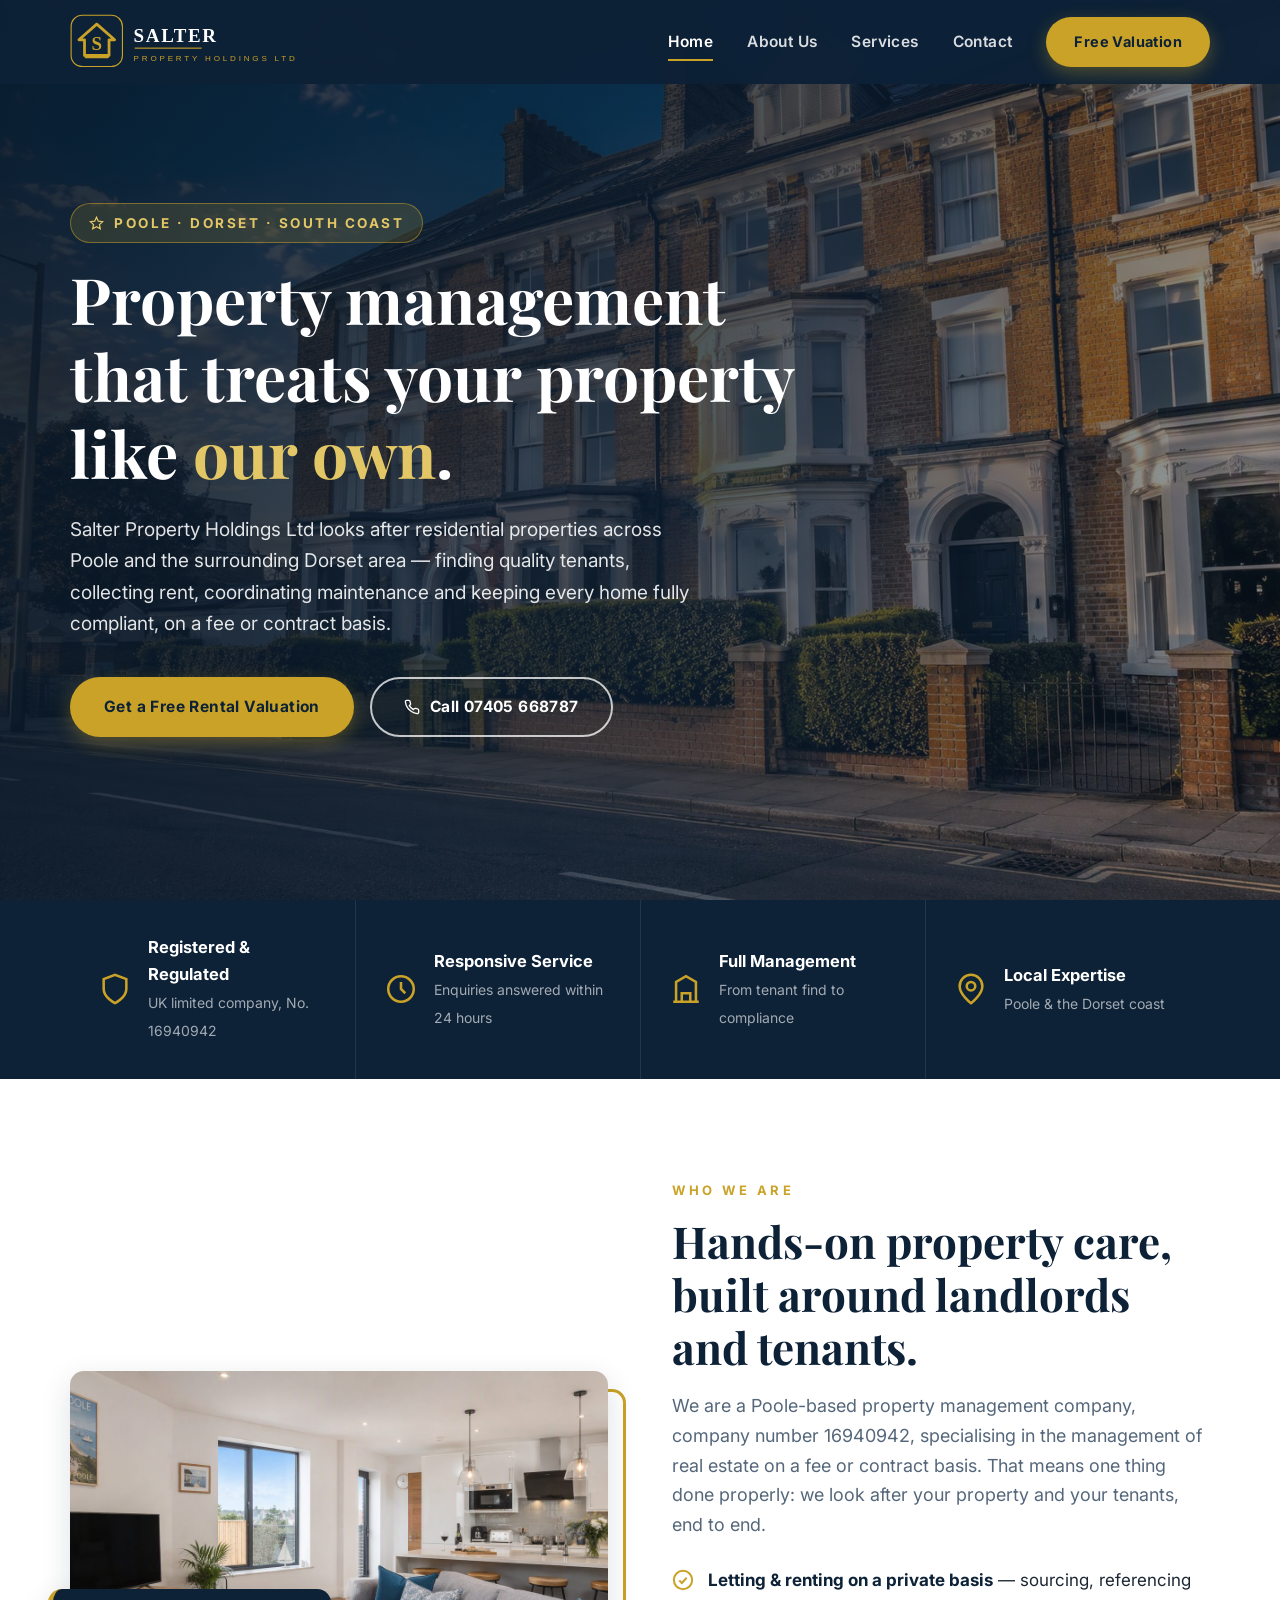
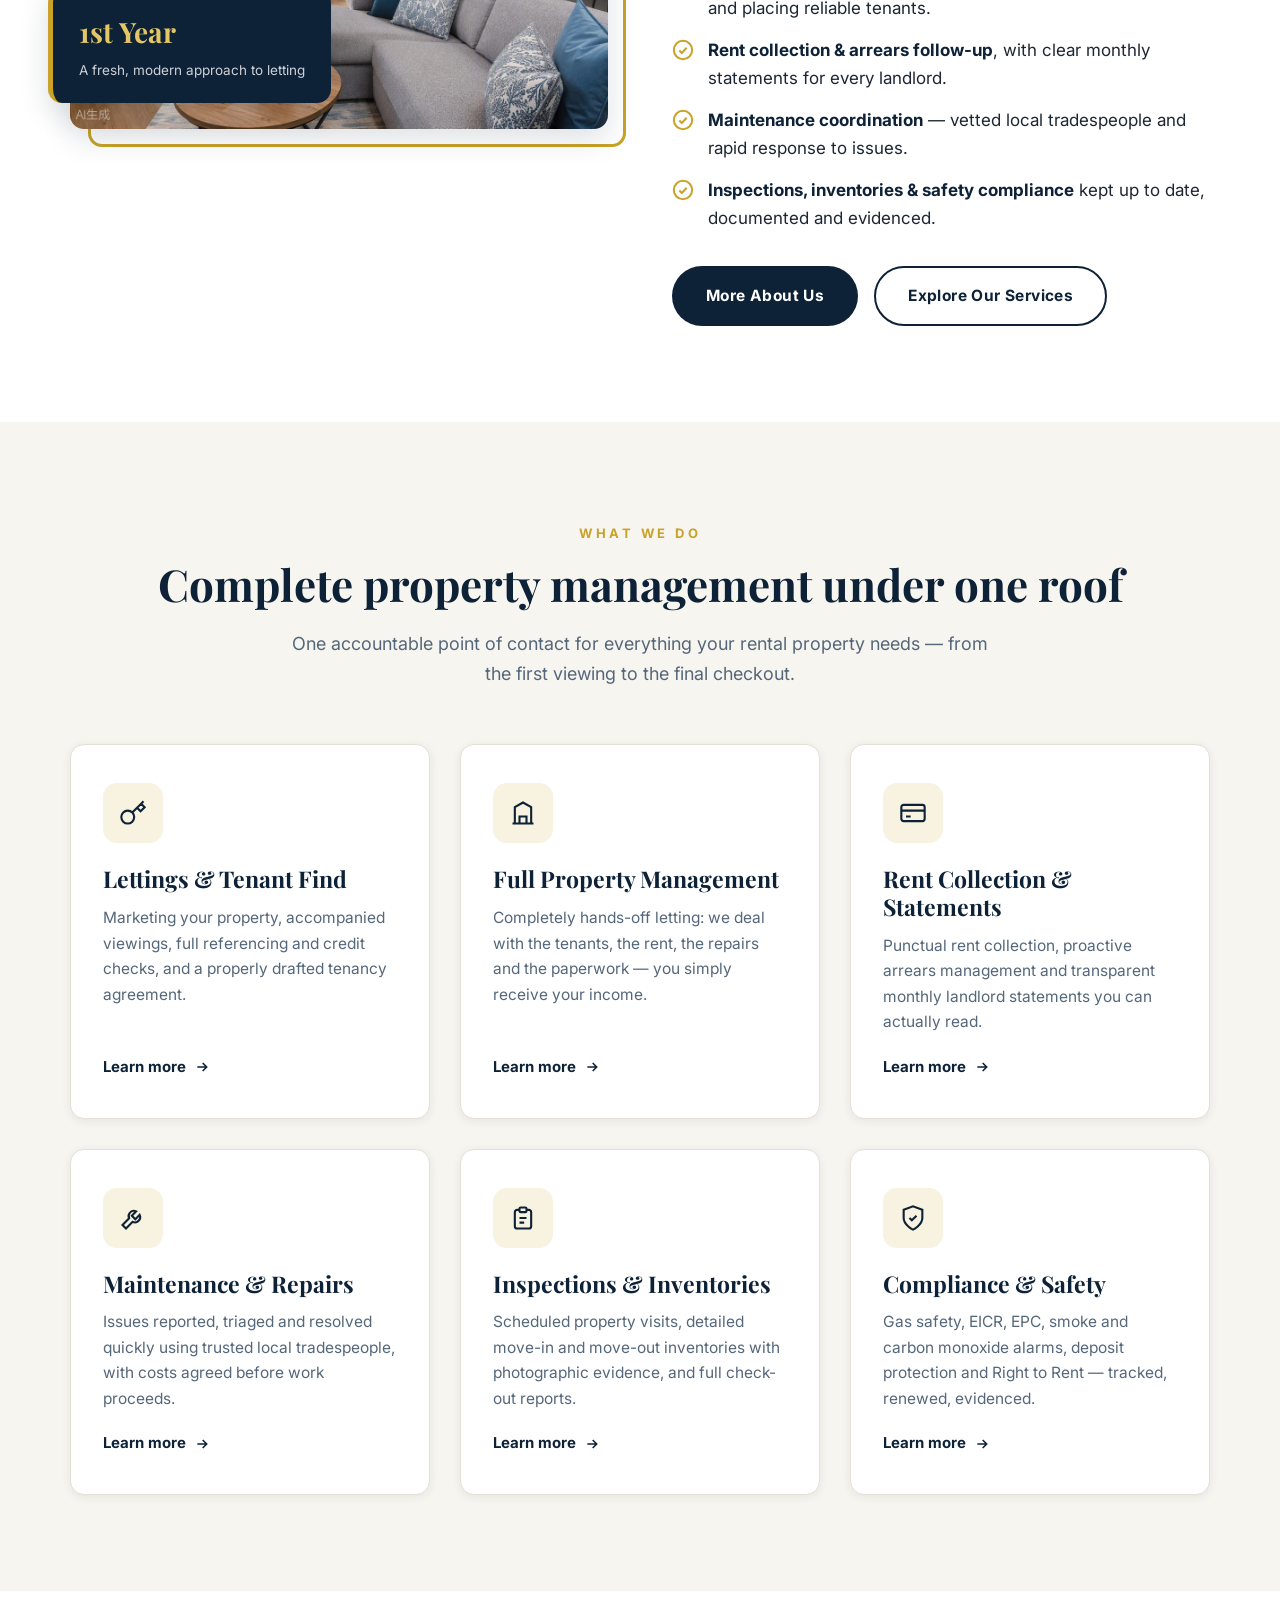
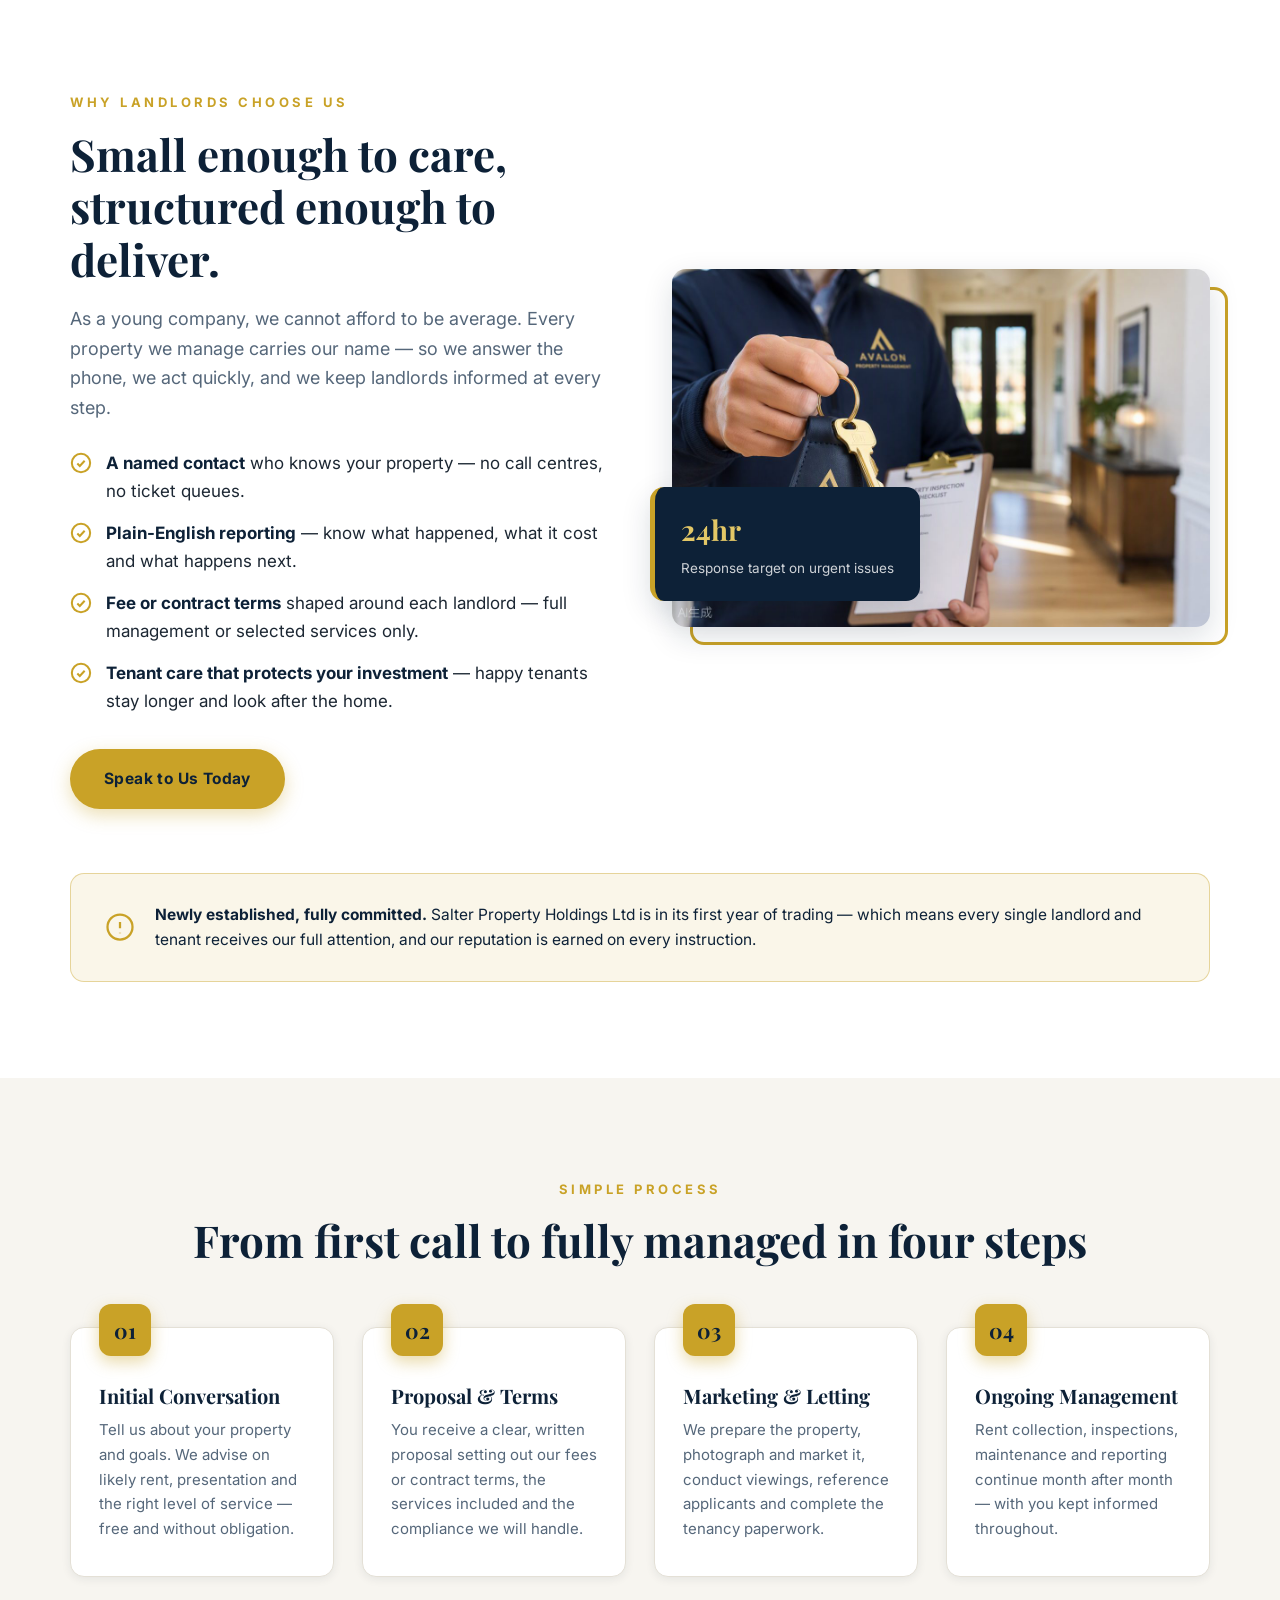
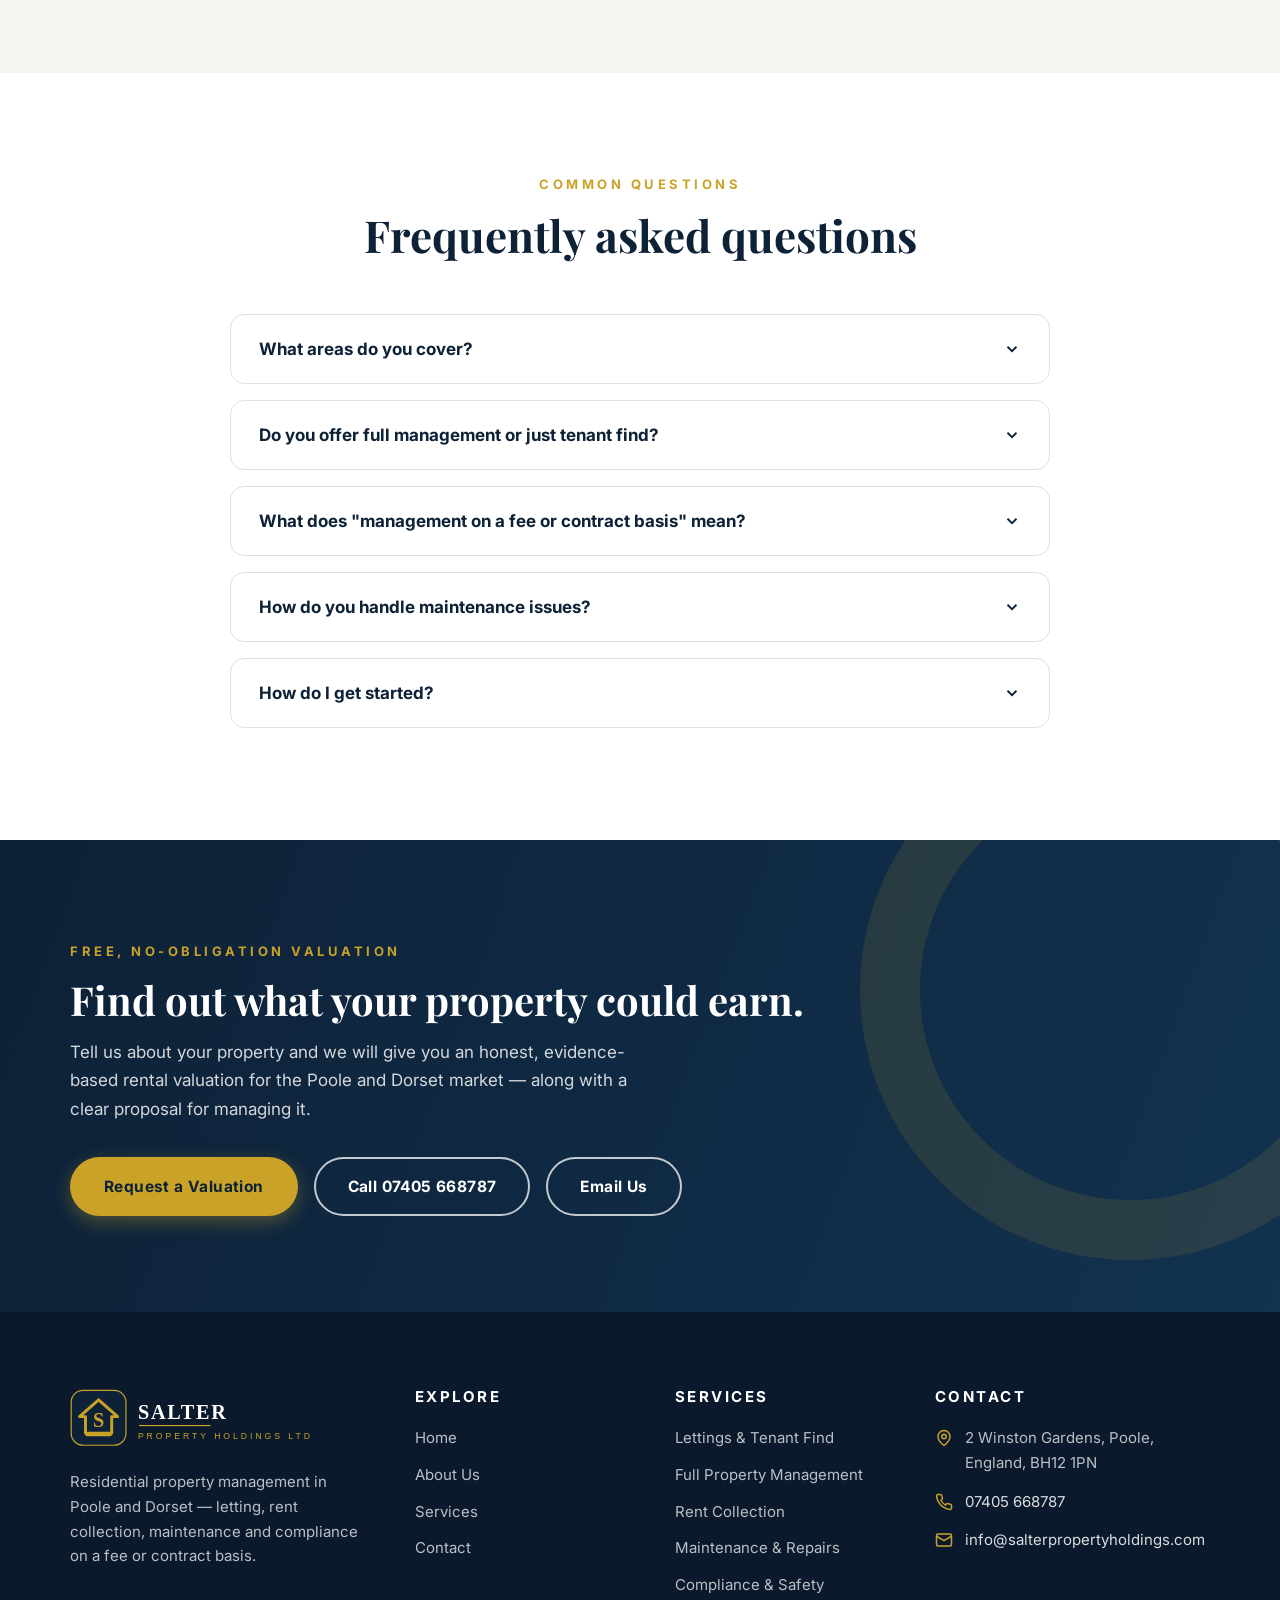
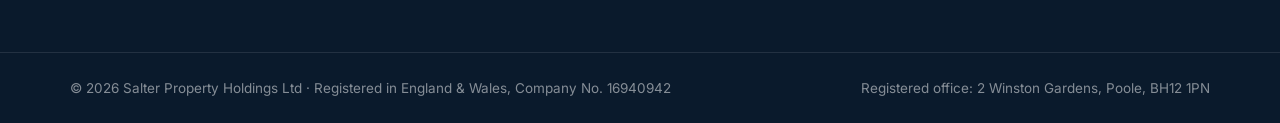
<file: salter-property-holdings-website/index.html>
<!DOCTYPE html>
<html lang="en-GB">
<head>
  <meta charset="UTF-8">
  <meta name="viewport" content="width=device-width, initial-scale=1.0">
  <title>Salter Property Holdings Ltd — Property Management in Poole, Dorset</title>
  <meta name="description" content="Salter Property Holdings Ltd manages residential properties across Poole and Dorset on a fee or contract basis — tenant find, rent collection, maintenance and full compliance.">
  <link rel="icon" href="images/favicon.svg" type="image/svg+xml">
  <link rel="alternate icon" href="images/favicon.png">
  <link rel="preconnect" href="https://fonts.googleapis.com">
  <link rel="preconnect" href="https://fonts.gstatic.com" crossorigin>
  <link href="https://fonts.googleapis.com/css2?family=Playfair+Display:wght@600;700;800&family=Inter:wght@400;600;700&display=swap" rel="stylesheet">
  <link rel="stylesheet" href="css/style.css">
</head>
<body>

  <!-- ============ Header ============ -->
  <header class="site-header" id="siteHeader">
    <div class="container header-inner">
      <a href="index.html" class="brand" aria-label="Salter Property Holdings Ltd — Home">
        <img src="images/logo-light.svg" alt="Salter Property Holdings Ltd" class="brand-logo">
      </a>
      <button class="nav-toggle" id="navToggle" aria-label="Open menu" aria-expanded="false" aria-controls="primaryNav">
        <span></span><span></span><span></span>
      </button>
      <nav class="primary-nav" id="primaryNav" aria-label="Primary navigation">
        <a href="index.html" class="nav-link active" aria-current="page">Home</a>
        <a href="about.html" class="nav-link">About Us</a>
        <a href="services.html" class="nav-link">Services</a>
        <a href="contact.html" class="nav-link">Contact</a>
        <a href="contact.html#enquiry" class="btn btn-gold nav-cta">Free Valuation</a>
      </nav>
    </div>
  </header>

  <!-- ============ Hero ============ -->
  <section class="hero">
    <div class="container">
      <span class="hero-badge">
        <svg width="15" height="15" viewBox="0 0 24 24" fill="none" stroke="currentColor" stroke-width="2" aria-hidden="true"><path d="M12 2l2.9 6.3 6.9.8-5.1 4.7 1.4 6.8L12 17.2 5.9 20.6l1.4-6.8L2.2 9.1l6.9-.8z"/></svg>
        Poole · Dorset · South Coast
      </span>
      <h1>Property management that treats your property like <em>our own</em>.</h1>
      <p class="lead">Salter Property Holdings Ltd looks after residential properties across Poole and the surrounding Dorset area — finding quality tenants, collecting rent, coordinating maintenance and keeping every home fully compliant, on a fee or contract basis.</p>
      <div class="hero-actions">
        <a href="contact.html#enquiry" class="btn btn-gold">Get a Free Rental Valuation</a>
        <a href="tel:+447405668787" class="btn btn-outline-light">
          <svg width="16" height="16" viewBox="0 0 24 24" fill="none" stroke="currentColor" stroke-width="2" aria-hidden="true"><path d="M22 16.9v3a2 2 0 0 1-2.2 2 19.8 19.8 0 0 1-8.6-3.1 19.5 19.5 0 0 1-6-6A19.8 19.8 0 0 1 2.1 4.2 2 2 0 0 1 4.1 2h3a2 2 0 0 1 2 1.7c.1 1 .4 2 .7 2.9a2 2 0 0 1-.5 2.1L8 10a16 16 0 0 0 6 6l1.3-1.3a2 2 0 0 1 2.1-.5c.9.3 1.9.6 2.9.7a2 2 0 0 1 1.7 2z"/></svg>
          Call 07405 668787
        </a>
      </div>
    </div>
  </section>

  <!-- ============ Trust strip ============ -->
  <div class="trust-strip">
    <div class="container trust-grid">
      <div class="trust-item">
        <svg width="34" height="34" viewBox="0 0 24 24" fill="none" stroke="#c9a227" stroke-width="1.8" aria-hidden="true"><path d="M12 22s8-4 8-10V5l-8-3-8 3v7c0 6 8 10 8 10z"/></svg>
        <div><strong>Registered &amp; Regulated</strong><span>UK limited company, No. 16940942</span></div>
      </div>
      <div class="trust-item">
        <svg width="34" height="34" viewBox="0 0 24 24" fill="none" stroke="#c9a227" stroke-width="1.8" aria-hidden="true"><circle cx="12" cy="12" r="9"/><path d="M12 7v5l3 3"/></svg>
        <div><strong>Responsive Service</strong><span>Enquiries answered within 24 hours</span></div>
      </div>
      <div class="trust-item">
        <svg width="34" height="34" viewBox="0 0 24 24" fill="none" stroke="#c9a227" stroke-width="1.8" aria-hidden="true"><path d="M3 21h18M5 21V7l7-4 7 4v14M9 21v-6h6v6"/></svg>
        <div><strong>Full Management</strong><span>From tenant find to compliance</span></div>
      </div>
      <div class="trust-item">
        <svg width="34" height="34" viewBox="0 0 24 24" fill="none" stroke="#c9a227" stroke-width="1.8" aria-hidden="true"><path d="M20 10c0 6-8 12-8 12s-8-6-8-12a8 8 0 1 1 16 0z"/><circle cx="12" cy="10" r="3"/></svg>
        <div><strong>Local Expertise</strong><span>Poole &amp; the Dorset coast</span></div>
      </div>
    </div>
  </div>

  <!-- ============ Welcome ============ -->
  <section>
    <div class="container split">
      <div class="media reveal">
        <span class="frame" aria-hidden="true"></span>
        <img src="images/interior.jpg" alt="A bright, well-maintained rental apartment managed by Salter Property Holdings">
        <div class="media-badge">
          <strong>1st Year</strong>
          <span>A fresh, modern approach to letting</span>
        </div>
      </div>
      <div class="reveal">
        <span class="eyebrow">Who We Are</span>
        <h2 class="section-title">Hands-on property care, built around landlords and tenants.</h2>
        <p class="section-lead">We are a Poole-based property management company, company number 16940942, specialising in the management of real estate on a fee or contract basis. That means one thing done properly: we look after your property and your tenants, end to end.</p>
        <ul class="check-list">
          <li>
            <svg width="22" height="22" viewBox="0 0 24 24" fill="none" stroke="#c9a227" stroke-width="2.2" aria-hidden="true"><circle cx="12" cy="12" r="10"/><path d="M8 12.5l2.7 2.7L16 9.5"/></svg>
            <span><strong>Letting &amp; renting on a private basis</strong> — sourcing, referencing and placing reliable tenants.</span>
          </li>
          <li>
            <svg width="22" height="22" viewBox="0 0 24 24" fill="none" stroke="#c9a227" stroke-width="2.2" aria-hidden="true"><circle cx="12" cy="12" r="10"/><path d="M8 12.5l2.7 2.7L16 9.5"/></svg>
            <span><strong>Rent collection &amp; arrears follow-up</strong>, with clear monthly statements for every landlord.</span>
          </li>
          <li>
            <svg width="22" height="22" viewBox="0 0 24 24" fill="none" stroke="#c9a227" stroke-width="2.2" aria-hidden="true"><circle cx="12" cy="12" r="10"/><path d="M8 12.5l2.7 2.7L16 9.5"/></svg>
            <span><strong>Maintenance coordination</strong> — vetted local tradespeople and rapid response to issues.</span>
          </li>
          <li>
            <svg width="22" height="22" viewBox="0 0 24 24" fill="none" stroke="#c9a227" stroke-width="2.2" aria-hidden="true"><circle cx="12" cy="12" r="10"/><path d="M8 12.5l2.7 2.7L16 9.5"/></svg>
            <span><strong>Inspections, inventories &amp; safety compliance</strong> kept up to date, documented and evidenced.</span>
          </li>
        </ul>
        <div class="hero-actions">
          <a href="about.html" class="btn btn-navy">More About Us</a>
          <a href="services.html" class="btn btn-outline-navy">Explore Our Services</a>
        </div>
      </div>
    </div>
  </section>

  <!-- ============ Services preview ============ -->
  <section class="bg-stone">
    <div class="container">
      <div class="text-center reveal">
        <span class="eyebrow">What We Do</span>
        <h2 class="section-title">Complete property management under one roof</h2>
        <p class="section-lead center">One accountable point of contact for everything your rental property needs — from the first viewing to the final checkout.</p>
      </div>
      <div class="grid-3">
        <div class="card reveal">
          <div class="card-icon"><svg width="28" height="28" viewBox="0 0 24 24" fill="none" stroke="#0d2137" stroke-width="1.8" aria-hidden="true"><path d="M21 2l-2 2m-7.6 7.6a5.5 5.5 0 1 1-7.8 7.8 5.5 5.5 0 0 1 7.8-7.8zm0 0L15.5 7.5m0 0l3 3L22 7l-3-3m-3.5 3.5L19 4"/></svg></div>
          <h3>Lettings &amp; Tenant Find</h3>
          <p>Marketing your property, accompanied viewings, full referencing and credit checks, and a properly drafted tenancy agreement.</p>
          <a href="services.html#lettings" class="card-link">Learn more <svg width="16" height="16" viewBox="0 0 24 24" fill="none" stroke="currentColor" stroke-width="2.4" aria-hidden="true"><path d="M5 12h14M13 6l6 6-6 6"/></svg></a>
        </div>
        <div class="card reveal">
          <div class="card-icon"><svg width="28" height="28" viewBox="0 0 24 24" fill="none" stroke="#0d2137" stroke-width="1.8" aria-hidden="true"><path d="M3 21h18M5 21V7l7-4 7 4v14M9 21v-6h6v6"/></svg></div>
          <h3>Full Property Management</h3>
          <p>Completely hands-off letting: we deal with the tenants, the rent, the repairs and the paperwork — you simply receive your income.</p>
          <a href="services.html#full-management" class="card-link">Learn more <svg width="16" height="16" viewBox="0 0 24 24" fill="none" stroke="currentColor" stroke-width="2.4" aria-hidden="true"><path d="M5 12h14M13 6l6 6-6 6"/></svg></a>
        </div>
        <div class="card reveal">
          <div class="card-icon"><svg width="28" height="28" viewBox="0 0 24 24" fill="none" stroke="#0d2137" stroke-width="1.8" aria-hidden="true"><rect x="2" y="5" width="20" height="14" rx="2"/><path d="M2 10h20M6 15h4"/></svg></div>
          <h3>Rent Collection &amp; Statements</h3>
          <p>Punctual rent collection, proactive arrears management and transparent monthly landlord statements you can actually read.</p>
          <a href="services.html#rent-collection" class="card-link">Learn more <svg width="16" height="16" viewBox="0 0 24 24" fill="none" stroke="currentColor" stroke-width="2.4" aria-hidden="true"><path d="M5 12h14M13 6l6 6-6 6"/></svg></a>
        </div>
        <div class="card reveal">
          <div class="card-icon"><svg width="28" height="28" viewBox="0 0 24 24" fill="none" stroke="#0d2137" stroke-width="1.8" aria-hidden="true"><path d="M14.7 6.3a4.5 4.5 0 0 0-6 6L3 18l3 3 5.7-5.7a4.5 4.5 0 0 0 6-6L14 13l-3-3 3.7-3.7z"/></svg></div>
          <h3>Maintenance &amp; Repairs</h3>
          <p>Issues reported, triaged and resolved quickly using trusted local tradespeople, with costs agreed before work proceeds.</p>
          <a href="services.html#maintenance" class="card-link">Learn more <svg width="16" height="16" viewBox="0 0 24 24" fill="none" stroke="currentColor" stroke-width="2.4" aria-hidden="true"><path d="M5 12h14M13 6l6 6-6 6"/></svg></a>
        </div>
        <div class="card reveal">
          <div class="card-icon"><svg width="28" height="28" viewBox="0 0 24 24" fill="none" stroke="#0d2137" stroke-width="1.8" aria-hidden="true"><path d="M9 5H7a2 2 0 0 0-2 2v12a2 2 0 0 0 2 2h10a2 2 0 0 0 2-2V7a2 2 0 0 0-2-2h-2"/><rect x="9" y="3" width="6" height="4" rx="1"/><path d="M9 12h6M9 16h4"/></svg></div>
          <h3>Inspections &amp; Inventories</h3>
          <p>Scheduled property visits, detailed move-in and move-out inventories with photographic evidence, and full check-out reports.</p>
          <a href="services.html#inspections" class="card-link">Learn more <svg width="16" height="16" viewBox="0 0 24 24" fill="none" stroke="currentColor" stroke-width="2.4" aria-hidden="true"><path d="M5 12h14M13 6l6 6-6 6"/></svg></a>
        </div>
        <div class="card reveal">
          <div class="card-icon"><svg width="28" height="28" viewBox="0 0 24 24" fill="none" stroke="#0d2137" stroke-width="1.8" aria-hidden="true"><path d="M12 22s8-4 8-10V5l-8-3-8 3v7c0 6 8 10 8 10z"/><path d="M9 12l2 2 4-4"/></svg></div>
          <h3>Compliance &amp; Safety</h3>
          <p>Gas safety, EICR, EPC, smoke and carbon monoxide alarms, deposit protection and Right to Rent — tracked, renewed, evidenced.</p>
          <a href="services.html#compliance" class="card-link">Learn more <svg width="16" height="16" viewBox="0 0 24 24" fill="none" stroke="currentColor" stroke-width="2.4" aria-hidden="true"><path d="M5 12h14M13 6l6 6-6 6"/></svg></a>
        </div>
      </div>
    </div>
  </section>

  <!-- ============ Why choose us ============ -->
  <section>
    <div class="container split">
      <div class="reveal">
        <span class="eyebrow">Why Landlords Choose Us</span>
        <h2 class="section-title">Small enough to care, structured enough to deliver.</h2>
        <p class="section-lead">As a young company, we cannot afford to be average. Every property we manage carries our name — so we answer the phone, we act quickly, and we keep landlords informed at every step.</p>
        <ul class="check-list">
          <li>
            <svg width="22" height="22" viewBox="0 0 24 24" fill="none" stroke="#c9a227" stroke-width="2.2" aria-hidden="true"><circle cx="12" cy="12" r="10"/><path d="M8 12.5l2.7 2.7L16 9.5"/></svg>
            <span><strong>A named contact</strong> who knows your property — no call centres, no ticket queues.</span>
          </li>
          <li>
            <svg width="22" height="22" viewBox="0 0 24 24" fill="none" stroke="#c9a227" stroke-width="2.2" aria-hidden="true"><circle cx="12" cy="12" r="10"/><path d="M8 12.5l2.7 2.7L16 9.5"/></svg>
            <span><strong>Plain-English reporting</strong> — know what happened, what it cost and what happens next.</span>
          </li>
          <li>
            <svg width="22" height="22" viewBox="0 0 24 24" fill="none" stroke="#c9a227" stroke-width="2.2" aria-hidden="true"><circle cx="12" cy="12" r="10"/><path d="M8 12.5l2.7 2.7L16 9.5"/></svg>
            <span><strong>Fee or contract terms</strong> shaped around each landlord — full management or selected services only.</span>
          </li>
          <li>
            <svg width="22" height="22" viewBox="0 0 24 24" fill="none" stroke="#c9a227" stroke-width="2.2" aria-hidden="true"><circle cx="12" cy="12" r="10"/><path d="M8 12.5l2.7 2.7L16 9.5"/></svg>
            <span><strong>Tenant care that protects your investment</strong> — happy tenants stay longer and look after the home.</span>
          </li>
        </ul>
        <a href="contact.html#enquiry" class="btn btn-gold">Speak to Us Today</a>
      </div>
      <div class="media reveal">
        <span class="frame" aria-hidden="true"></span>
        <img src="images/management.jpg" alt="Property manager handing over keys after a successful letting">
        <div class="media-badge">
          <strong>24hr</strong>
          <span>Response target on urgent issues</span>
        </div>
      </div>
    </div>
    <div class="container">
      <div class="note-strip reveal">
        <svg width="30" height="30" viewBox="0 0 24 24" fill="none" stroke="#c9a227" stroke-width="1.8" aria-hidden="true"><circle cx="12" cy="12" r="10"/><path d="M12 8v5M12 16.5v.5"/></svg>
        <p><strong>Newly established, fully committed.</strong> Salter Property Holdings Ltd is in its first year of trading — which means every single landlord and tenant receives our full attention, and our reputation is earned on every instruction.</p>
      </div>
    </div>
  </section>

  <!-- ============ How it works ============ -->
  <section class="bg-stone">
    <div class="container">
      <div class="text-center reveal">
        <span class="eyebrow">Simple Process</span>
        <h2 class="section-title">From first call to fully managed in four steps</h2>
      </div>
      <div class="steps">
        <div class="step reveal">
          <h3>Initial Conversation</h3>
          <p>Tell us about your property and goals. We advise on likely rent, presentation and the right level of service — free and without obligation.</p>
        </div>
        <div class="step reveal">
          <h3>Proposal &amp; Terms</h3>
          <p>You receive a clear, written proposal setting out our fees or contract terms, the services included and the compliance we will handle.</p>
        </div>
        <div class="step reveal">
          <h3>Marketing &amp; Letting</h3>
          <p>We prepare the property, photograph and market it, conduct viewings, reference applicants and complete the tenancy paperwork.</p>
        </div>
        <div class="step reveal">
          <h3>Ongoing Management</h3>
          <p>Rent collection, inspections, maintenance and reporting continue month after month — with you kept informed throughout.</p>
        </div>
      </div>
    </div>
  </section>

  <!-- ============ FAQ ============ -->
  <section>
    <div class="container">
      <div class="text-center reveal">
        <span class="eyebrow">Common Questions</span>
        <h2 class="section-title">Frequently asked questions</h2>
      </div>
      <div class="faq reveal">
        <div class="faq-item">
          <button class="faq-q" aria-expanded="false">What areas do you cover?
            <svg class="chev" width="18" height="18" viewBox="0 0 24 24" fill="none" stroke="currentColor" stroke-width="2.4" aria-hidden="true"><path d="M6 9l6 6 6-6"/></svg>
          </button>
          <div class="faq-a"><p>We are based in Poole and focus on Poole, Bournemouth and the surrounding Dorset coastal area — including Parkstone, Westbourne, Sandbanks, Broadstone, Wimborne and Christchurch. If your property sits just outside these areas, ask us — we regularly take on instructions nearby.</p></div>
        </div>
        <div class="faq-item">
          <button class="faq-q" aria-expanded="false">Do you offer full management or just tenant find?
            <svg class="chev" width="18" height="18" viewBox="0 0 24 24" fill="none" stroke="currentColor" stroke-width="2.4" aria-hidden="true"><path d="M6 9l6 6 6-6"/></svg>
          </button>
          <div class="faq-a"><p>Both. You can choose a fully managed service where we handle everything, a tenant-find-only service, or a tailored contract covering selected tasks such as rent collection and inspections. Everything is agreed in writing before we start.</p></div>
        </div>
        <div class="faq-item">
          <button class="faq-q" aria-expanded="false">What does "management on a fee or contract basis" mean?
            <svg class="chev" width="18" height="18" viewBox="0 0 24 24" fill="none" stroke="currentColor" stroke-width="2.4" aria-hidden="true"><path d="M6 9l6 6 6-6"/></svg>
          </button>
          <div class="faq-a"><p>It is the official description of our business activity (SIC 68320). In practice it means we manage residential property professionally for landlords, charging either a fixed fee or a contractually agreed charge for the services we deliver — with no hidden extras.</p></div>
        </div>
        <div class="faq-item">
          <button class="faq-q" aria-expanded="false">How do you handle maintenance issues?
            <svg class="chev" width="18" height="18" viewBox="0 0 24 24" fill="none" stroke="currentColor" stroke-width="2.4" aria-hidden="true"><path d="M6 9l6 6 6-6"/></svg>
          </button>
          <div class="faq-a"><p>Tenants report issues directly to us. We assess urgency, instruct trusted local tradespeople, keep you informed and agree any costs above an agreed threshold before work goes ahead. Urgent issues such as leaks or heating failures are prioritised immediately.</p></div>
        </div>
        <div class="faq-item">
          <button class="faq-q" aria-expanded="false">How do I get started?
            <svg class="chev" width="18" height="18" viewBox="0 0 24 24" fill="none" stroke="currentColor" stroke-width="2.4" aria-hidden="true"><path d="M6 9l6 6 6-6"/></svg>
          </button>
          <div class="faq-a"><p>Call us on 07405 668787 or email info@salterpropertyholdings.com, or use the enquiry form on our contact page. We will discuss your property, provide a rental valuation and send you a written proposal — all free of charge and with no obligation.</p></div>
        </div>
      </div>
    </div>
  </section>

  <!-- ============ CTA banner ============ -->
  <section class="cta-banner">
    <div class="container reveal">
      <span class="eyebrow">Free, No-Obligation Valuation</span>
      <h2>Find out what your property could earn.</h2>
      <p>Tell us about your property and we will give you an honest, evidence-based rental valuation for the Poole and Dorset market — along with a clear proposal for managing it.</p>
      <div class="cta-actions">
        <a href="contact.html#enquiry" class="btn btn-gold">Request a Valuation</a>
        <a href="tel:+447405668787" class="btn btn-outline-light">Call 07405 668787</a>
        <a href="mailto:info@salterpropertyholdings.com" class="btn btn-outline-light">Email Us</a>
      </div>
    </div>
  </section>

  <!-- ============ Footer ============ -->
  <footer class="site-footer">
    <div class="container footer-top">
      <div>
        <img src="images/logo-light.svg" alt="Salter Property Holdings Ltd" class="footer-logo">
        <p>Residential property management in Poole and Dorset — letting, rent collection, maintenance and compliance on a fee or contract basis.</p>
      </div>
      <div>
        <h4>Explore</h4>
        <ul class="footer-links">
          <li><a href="index.html">Home</a></li>
          <li><a href="about.html">About Us</a></li>
          <li><a href="services.html">Services</a></li>
          <li><a href="contact.html">Contact</a></li>
        </ul>
      </div>
      <div>
        <h4>Services</h4>
        <ul class="footer-links">
          <li><a href="services.html#lettings">Lettings &amp; Tenant Find</a></li>
          <li><a href="services.html#full-management">Full Property Management</a></li>
          <li><a href="services.html#rent-collection">Rent Collection</a></li>
          <li><a href="services.html#maintenance">Maintenance &amp; Repairs</a></li>
          <li><a href="services.html#compliance">Compliance &amp; Safety</a></li>
        </ul>
      </div>
      <div>
        <h4>Contact</h4>
        <ul class="footer-contact">
          <li>
            <svg width="18" height="18" viewBox="0 0 24 24" fill="none" stroke="#c9a227" stroke-width="2" aria-hidden="true"><path d="M20 10c0 6-8 12-8 12s-8-6-8-12a8 8 0 1 1 16 0z"/><circle cx="12" cy="10" r="3"/></svg>
            <span>2 Winston Gardens, Poole, England, BH12 1PN</span>
          </li>
          <li>
            <svg width="18" height="18" viewBox="0 0 24 24" fill="none" stroke="#c9a227" stroke-width="2" aria-hidden="true"><path d="M22 16.9v3a2 2 0 0 1-2.2 2 19.8 19.8 0 0 1-8.6-3.1 19.5 19.5 0 0 1-6-6A19.8 19.8 0 0 1 2.1 4.2 2 2 0 0 1 4.1 2h3a2 2 0 0 1 2 1.7c.1 1 .4 2 .7 2.9a2 2 0 0 1-.5 2.1L8 10a16 16 0 0 0 6 6l1.3-1.3a2 2 0 0 1 2.1-.5c.9.3 1.9.6 2.9.7a2 2 0 0 1 1.7 2z"/></svg>
            <a href="tel:+447405668787">07405 668787</a>
          </li>
          <li>
            <svg width="18" height="18" viewBox="0 0 24 24" fill="none" stroke="#c9a227" stroke-width="2" aria-hidden="true"><rect x="2" y="4" width="20" height="16" rx="2"/><path d="M22 7l-10 6L2 7"/></svg>
            <a href="mailto:info@salterpropertyholdings.com">info@salterpropertyholdings.com</a>
          </li>
        </ul>
      </div>
    </div>
    <div class="footer-bottom">
      <div class="container">
        <span>© <span data-year>2026</span> Salter Property Holdings Ltd · Registered in England &amp; Wales, Company No. 16940942</span>
        <span>Registered office: 2 Winston Gardens, Poole, BH12 1PN</span>
      </div>
    </div>
  </footer>

  <button class="back-to-top" id="backToTop" aria-label="Back to top">
    <svg width="22" height="22" viewBox="0 0 24 24" fill="none" stroke="currentColor" stroke-width="2.6" aria-hidden="true"><path d="M12 19V5M5 12l7-7 7 7"/></svg>
  </button>

  <script src="js/main.js"></script>
</body>
</html>
</file>
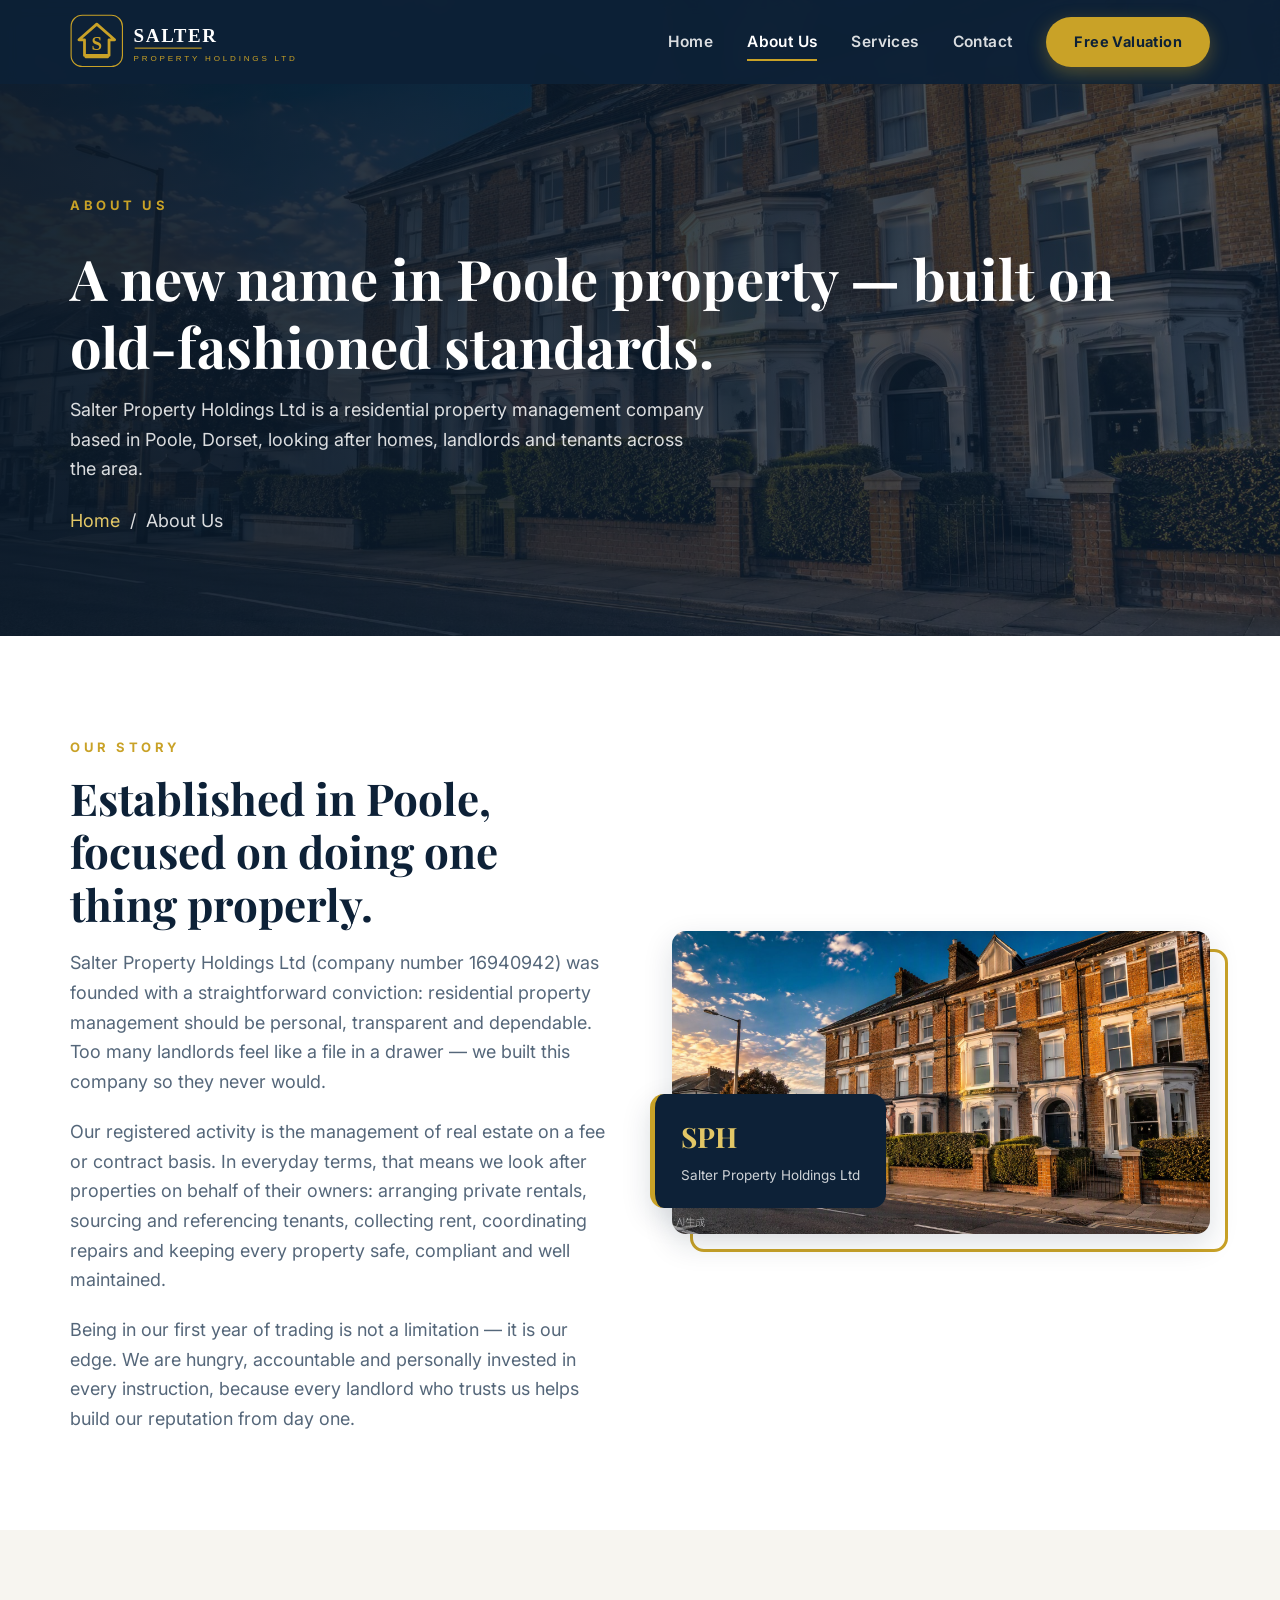
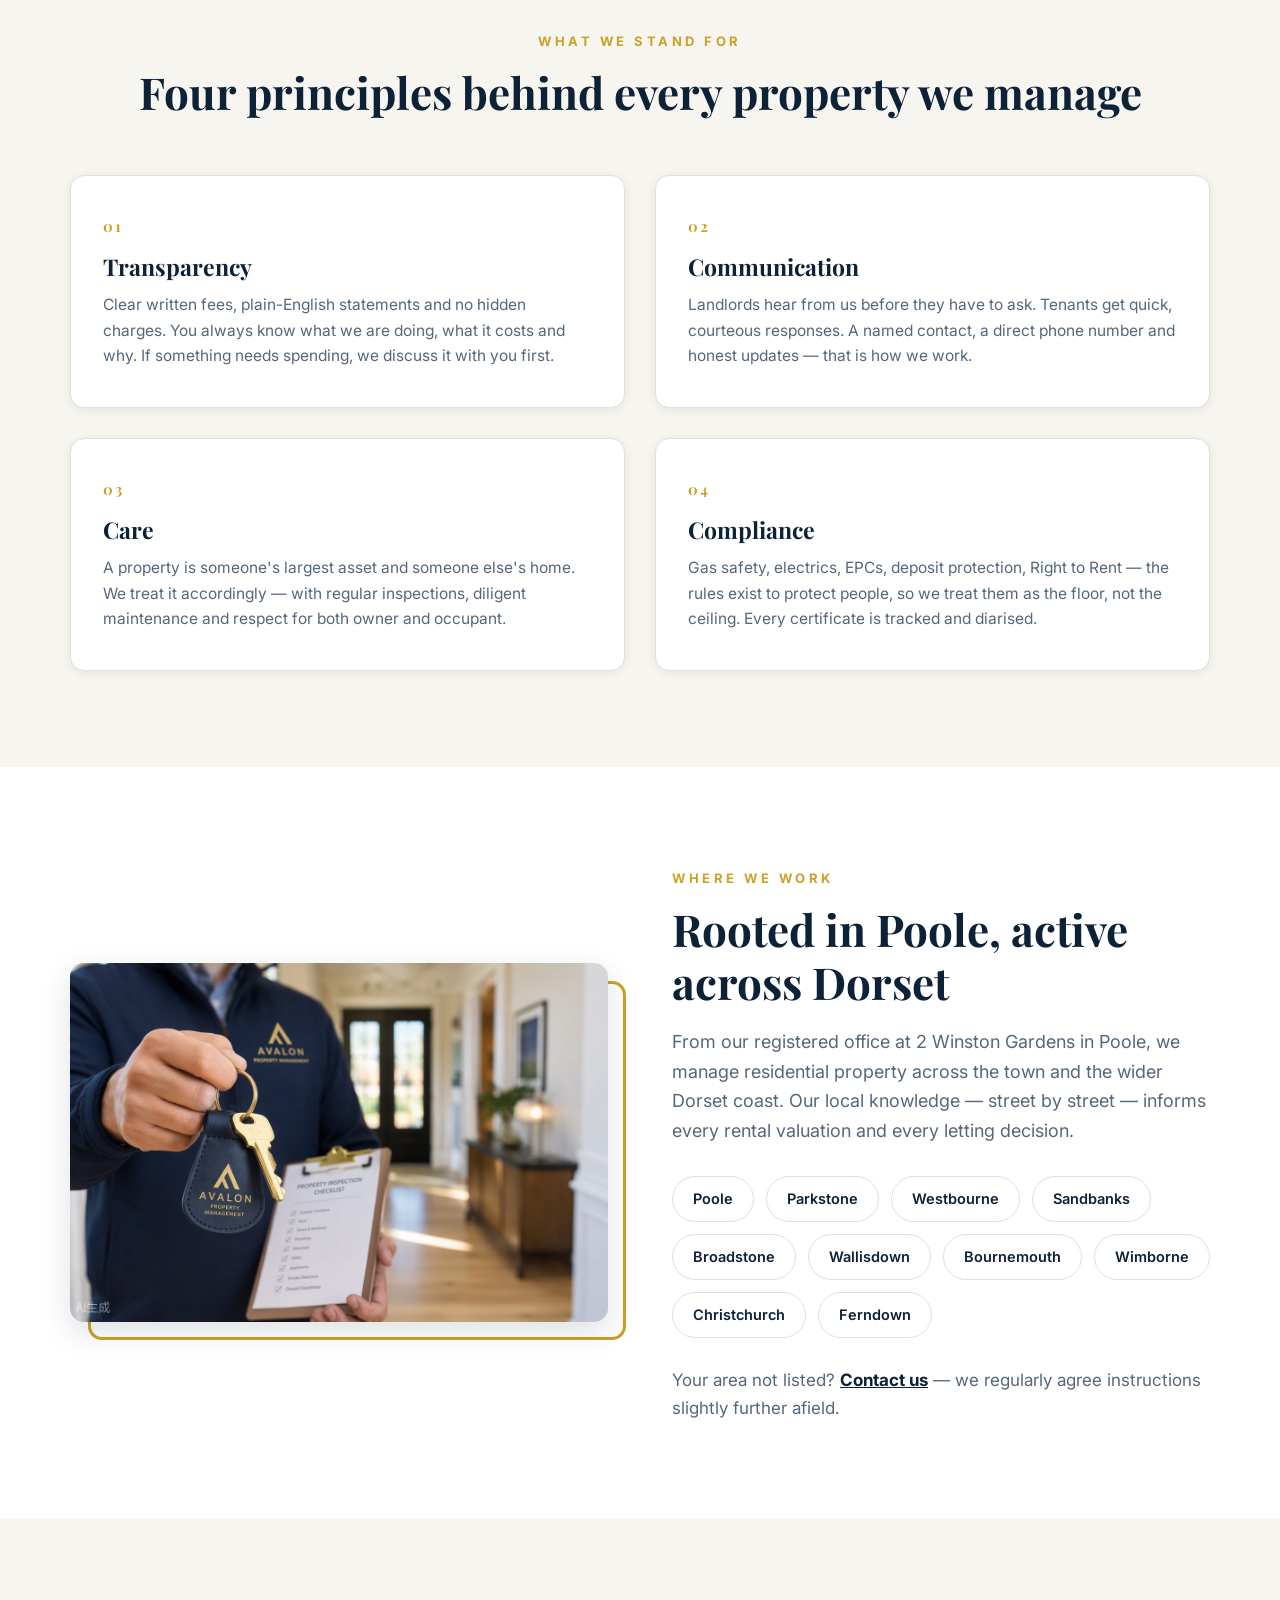
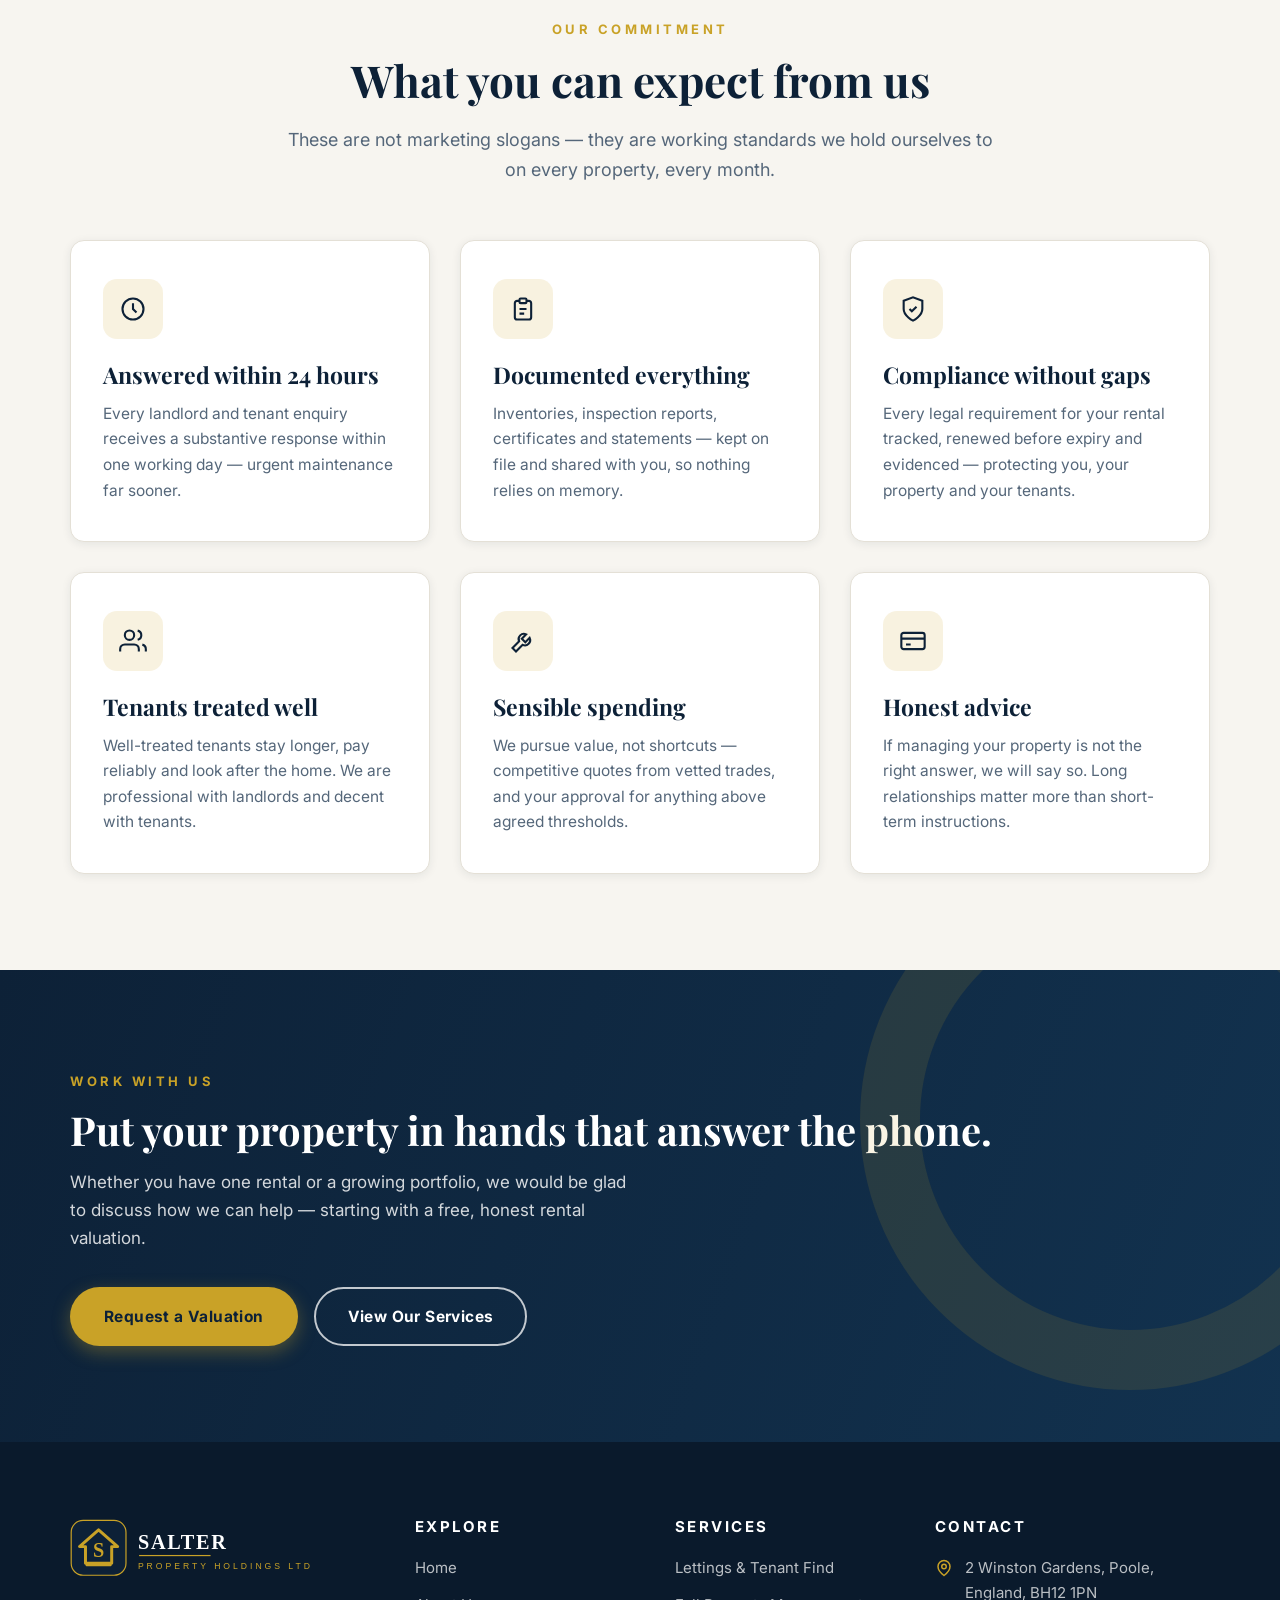
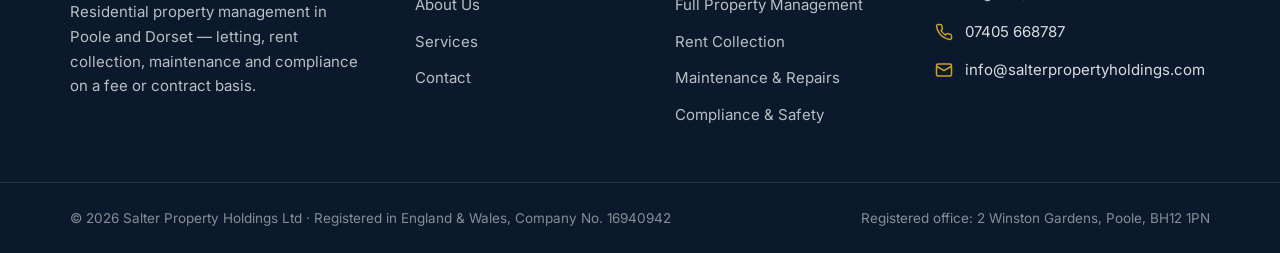
<file: salter-property-holdings-website/about.html>
<!DOCTYPE html>
<html lang="en-GB">
<head>
  <meta charset="UTF-8">
  <meta name="viewport" content="width=device-width, initial-scale=1.0">
  <title>About Us — Salter Property Holdings Ltd | Poole, Dorset</title>
  <meta name="description" content="Meet Salter Property Holdings Ltd — a Poole-based residential property management company, company number 16940942, managing real estate on a fee or contract basis.">
  <link rel="icon" href="images/favicon.svg" type="image/svg+xml">
  <link rel="alternate icon" href="images/favicon.png">
  <link rel="preconnect" href="https://fonts.googleapis.com">
  <link rel="preconnect" href="https://fonts.gstatic.com" crossorigin>
  <link href="https://fonts.googleapis.com/css2?family=Playfair+Display:wght@600;700;800&family=Inter:wght@400;600;700&display=swap" rel="stylesheet">
  <link rel="stylesheet" href="css/style.css">
</head>
<body>

  <!-- ============ Header ============ -->
  <header class="site-header" id="siteHeader">
    <div class="container header-inner">
      <a href="index.html" class="brand" aria-label="Salter Property Holdings Ltd — Home">
        <img src="images/logo-light.svg" alt="Salter Property Holdings Ltd" class="brand-logo">
      </a>
      <button class="nav-toggle" id="navToggle" aria-label="Open menu" aria-expanded="false" aria-controls="primaryNav">
        <span></span><span></span><span></span>
      </button>
      <nav class="primary-nav" id="primaryNav" aria-label="Primary navigation">
        <a href="index.html" class="nav-link">Home</a>
        <a href="about.html" class="nav-link active" aria-current="page">About Us</a>
        <a href="services.html" class="nav-link">Services</a>
        <a href="contact.html" class="nav-link">Contact</a>
        <a href="contact.html#enquiry" class="btn btn-gold nav-cta">Free Valuation</a>
      </nav>
    </div>
  </header>

  <!-- ============ Page banner ============ -->
  <section class="page-banner">
    <div class="container">
      <span class="eyebrow">About Us</span>
      <h1>A new name in Poole property — built on old-fashioned standards.</h1>
      <p>Salter Property Holdings Ltd is a residential property management company based in Poole, Dorset, looking after homes, landlords and tenants across the area.</p>
      <p class="breadcrumb"><a href="index.html">Home</a> &nbsp;/&nbsp; About Us</p>
    </div>
  </section>

  <!-- ============ Our story ============ -->
  <section>
    <div class="container split">
      <div class="reveal">
        <span class="eyebrow">Our Story</span>
        <h2 class="section-title">Established in Poole, focused on doing one thing properly.</h2>
        <p class="section-lead" style="margin-bottom:20px;">Salter Property Holdings Ltd (company number 16940942) was founded with a straightforward conviction: residential property management should be personal, transparent and dependable. Too many landlords feel like a file in a drawer — we built this company so they never would.</p>
        <p class="section-lead" style="margin-bottom:20px;">Our registered activity is the management of real estate on a fee or contract basis. In everyday terms, that means we look after properties on behalf of their owners: arranging private rentals, sourcing and referencing tenants, collecting rent, coordinating repairs and keeping every property safe, compliant and well maintained.</p>
        <p class="section-lead">Being in our first year of trading is not a limitation — it is our edge. We are hungry, accountable and personally invested in every instruction, because every landlord who trusts us helps build our reputation from day one.</p>
      </div>
      <div class="media reveal">
        <span class="frame" aria-hidden="true"></span>
        <img src="images/hero.jpg" alt="Residential properties in Poole, Dorset, managed by Salter Property Holdings">
        <div class="media-badge">
          <strong>SPH</strong>
          <span>Salter Property Holdings Ltd</span>
        </div>
      </div>
    </div>
  </section>

  <!-- ============ Values ============ -->
  <section class="bg-stone">
    <div class="container">
      <div class="text-center reveal">
        <span class="eyebrow">What We Stand For</span>
        <h2 class="section-title">Four principles behind every property we manage</h2>
      </div>
      <div class="grid-2">
        <div class="card value-card reveal">
          <span class="value-num">01</span>
          <h3>Transparency</h3>
          <p>Clear written fees, plain-English statements and no hidden charges. You always know what we are doing, what it costs and why. If something needs spending, we discuss it with you first.</p>
        </div>
        <div class="card value-card reveal">
          <span class="value-num">02</span>
          <h3>Communication</h3>
          <p>Landlords hear from us before they have to ask. Tenants get quick, courteous responses. A named contact, a direct phone number and honest updates — that is how we work.</p>
        </div>
        <div class="card value-card reveal">
          <span class="value-num">03</span>
          <h3>Care</h3>
          <p>A property is someone's largest asset and someone else's home. We treat it accordingly — with regular inspections, diligent maintenance and respect for both owner and occupant.</p>
        </div>
        <div class="card value-card reveal">
          <span class="value-num">04</span>
          <h3>Compliance</h3>
          <p>Gas safety, electrics, EPCs, deposit protection, Right to Rent — the rules exist to protect people, so we treat them as the floor, not the ceiling. Every certificate is tracked and diarised.</p>
        </div>
      </div>
    </div>
  </section>

  <!-- ============ Coverage ============ -->
  <section>
    <div class="container split">
      <div class="media reveal">
        <span class="frame" aria-hidden="true"></span>
        <img src="images/management.jpg" alt="Keys being handed over to new tenants in a managed property">
      </div>
      <div class="reveal">
        <span class="eyebrow">Where We Work</span>
        <h2 class="section-title">Rooted in Poole, active across Dorset</h2>
        <p class="section-lead">From our registered office at 2 Winston Gardens in Poole, we manage residential property across the town and the wider Dorset coast. Our local knowledge — street by street — informs every rental valuation and every letting decision.</p>
        <div class="area-tags">
          <span class="area-tag">Poole</span>
          <span class="area-tag">Parkstone</span>
          <span class="area-tag">Westbourne</span>
          <span class="area-tag">Sandbanks</span>
          <span class="area-tag">Broadstone</span>
          <span class="area-tag">Wallisdown</span>
          <span class="area-tag">Bournemouth</span>
          <span class="area-tag">Wimborne</span>
          <span class="area-tag">Christchurch</span>
          <span class="area-tag">Ferndown</span>
        </div>
        <p style="margin-top:28px; color:var(--muted);">Your area not listed? <a href="contact.html" style="color:var(--navy); font-weight:700;">Contact us</a> — we regularly agree instructions slightly further afield.</p>
      </div>
    </div>
  </section>

  <!-- ============ Commitments ============ -->
  <section class="bg-stone">
    <div class="container">
      <div class="text-center reveal">
        <span class="eyebrow">Our Commitment</span>
        <h2 class="section-title">What you can expect from us</h2>
        <p class="section-lead center">These are not marketing slogans — they are working standards we hold ourselves to on every property, every month.</p>
      </div>
      <div class="grid-3">
        <div class="card reveal">
          <div class="card-icon"><svg width="28" height="28" viewBox="0 0 24 24" fill="none" stroke="#0d2137" stroke-width="1.8" aria-hidden="true"><circle cx="12" cy="12" r="9"/><path d="M12 7v5l3 3"/></svg></div>
          <h3>Answered within 24 hours</h3>
          <p>Every landlord and tenant enquiry receives a substantive response within one working day — urgent maintenance far sooner.</p>
        </div>
        <div class="card reveal">
          <div class="card-icon"><svg width="28" height="28" viewBox="0 0 24 24" fill="none" stroke="#0d2137" stroke-width="1.8" aria-hidden="true"><path d="M9 5H7a2 2 0 0 0-2 2v12a2 2 0 0 0 2 2h10a2 2 0 0 0 2-2V7a2 2 0 0 0-2-2h-2"/><rect x="9" y="3" width="6" height="4" rx="1"/><path d="M9 12h6M9 16h4"/></svg></div>
          <h3>Documented everything</h3>
          <p>Inventories, inspection reports, certificates and statements — kept on file and shared with you, so nothing relies on memory.</p>
        </div>
        <div class="card reveal">
          <div class="card-icon"><svg width="28" height="28" viewBox="0 0 24 24" fill="none" stroke="#0d2137" stroke-width="1.8" aria-hidden="true"><path d="M12 22s8-4 8-10V5l-8-3-8 3v7c0 6 8 10 8 10z"/><path d="M9 12l2 2 4-4"/></svg></div>
          <h3>Compliance without gaps</h3>
          <p>Every legal requirement for your rental tracked, renewed before expiry and evidenced — protecting you, your property and your tenants.</p>
        </div>
        <div class="card reveal">
          <div class="card-icon"><svg width="28" height="28" viewBox="0 0 24 24" fill="none" stroke="#0d2137" stroke-width="1.8" aria-hidden="true"><path d="M17 21v-2a4 4 0 0 0-4-4H5a4 4 0 0 0-4 4v2"/><circle cx="9" cy="7" r="4"/><path d="M23 21v-2a4 4 0 0 0-3-3.9M16 3.1a4 4 0 0 1 0 7.8"/></svg></div>
          <h3>Tenants treated well</h3>
          <p>Well-treated tenants stay longer, pay reliably and look after the home. We are professional with landlords and decent with tenants.</p>
        </div>
        <div class="card reveal">
          <div class="card-icon"><svg width="28" height="28" viewBox="0 0 24 24" fill="none" stroke="#0d2137" stroke-width="1.8" aria-hidden="true"><path d="M14.7 6.3a4.5 4.5 0 0 0-6 6L3 18l3 3 5.7-5.7a4.5 4.5 0 0 0 6-6L14 13l-3-3 3.7-3.7z"/></svg></div>
          <h3>Sensible spending</h3>
          <p>We pursue value, not shortcuts — competitive quotes from vetted trades, and your approval for anything above agreed thresholds.</p>
        </div>
        <div class="card reveal">
          <div class="card-icon"><svg width="28" height="28" viewBox="0 0 24 24" fill="none" stroke="#0d2137" stroke-width="1.8" aria-hidden="true"><rect x="2" y="5" width="20" height="14" rx="2"/><path d="M2 10h20M6 15h4"/></svg></div>
          <h3>Honest advice</h3>
          <p>If managing your property is not the right answer, we will say so. Long relationships matter more than short-term instructions.</p>
        </div>
      </div>
    </div>
  </section>

  <!-- ============ CTA banner ============ -->
  <section class="cta-banner">
    <div class="container reveal">
      <span class="eyebrow">Work With Us</span>
      <h2>Put your property in hands that answer the phone.</h2>
      <p>Whether you have one rental or a growing portfolio, we would be glad to discuss how we can help — starting with a free, honest rental valuation.</p>
      <div class="cta-actions">
        <a href="contact.html#enquiry" class="btn btn-gold">Request a Valuation</a>
        <a href="services.html" class="btn btn-outline-light">View Our Services</a>
      </div>
    </div>
  </section>

  <!-- ============ Footer ============ -->
  <footer class="site-footer">
    <div class="container footer-top">
      <div>
        <img src="images/logo-light.svg" alt="Salter Property Holdings Ltd" class="footer-logo">
        <p>Residential property management in Poole and Dorset — letting, rent collection, maintenance and compliance on a fee or contract basis.</p>
      </div>
      <div>
        <h4>Explore</h4>
        <ul class="footer-links">
          <li><a href="index.html">Home</a></li>
          <li><a href="about.html">About Us</a></li>
          <li><a href="services.html">Services</a></li>
          <li><a href="contact.html">Contact</a></li>
        </ul>
      </div>
      <div>
        <h4>Services</h4>
        <ul class="footer-links">
          <li><a href="services.html#lettings">Lettings &amp; Tenant Find</a></li>
          <li><a href="services.html#full-management">Full Property Management</a></li>
          <li><a href="services.html#rent-collection">Rent Collection</a></li>
          <li><a href="services.html#maintenance">Maintenance &amp; Repairs</a></li>
          <li><a href="services.html#compliance">Compliance &amp; Safety</a></li>
        </ul>
      </div>
      <div>
        <h4>Contact</h4>
        <ul class="footer-contact">
          <li>
            <svg width="18" height="18" viewBox="0 0 24 24" fill="none" stroke="#c9a227" stroke-width="2" aria-hidden="true"><path d="M20 10c0 6-8 12-8 12s-8-6-8-12a8 8 0 1 1 16 0z"/><circle cx="12" cy="10" r="3"/></svg>
            <span>2 Winston Gardens, Poole, England, BH12 1PN</span>
          </li>
          <li>
            <svg width="18" height="18" viewBox="0 0 24 24" fill="none" stroke="#c9a227" stroke-width="2" aria-hidden="true"><path d="M22 16.9v3a2 2 0 0 1-2.2 2 19.8 19.8 0 0 1-8.6-3.1 19.5 19.5 0 0 1-6-6A19.8 19.8 0 0 1 2.1 4.2 2 2 0 0 1 4.1 2h3a2 2 0 0 1 2 1.7c.1 1 .4 2 .7 2.9a2 2 0 0 1-.5 2.1L8 10a16 16 0 0 0 6 6l1.3-1.3a2 2 0 0 1 2.1-.5c.9.3 1.9.6 2.9.7a2 2 0 0 1 1.7 2z"/></svg>
            <a href="tel:+447405668787">07405 668787</a>
          </li>
          <li>
            <svg width="18" height="18" viewBox="0 0 24 24" fill="none" stroke="#c9a227" stroke-width="2" aria-hidden="true"><rect x="2" y="4" width="20" height="16" rx="2"/><path d="M22 7l-10 6L2 7"/></svg>
            <a href="mailto:info@salterpropertyholdings.com">info@salterpropertyholdings.com</a>
          </li>
        </ul>
      </div>
    </div>
    <div class="footer-bottom">
      <div class="container">
        <span>© <span data-year>2026</span> Salter Property Holdings Ltd · Registered in England &amp; Wales, Company No. 16940942</span>
        <span>Registered office: 2 Winston Gardens, Poole, BH12 1PN</span>
      </div>
    </div>
  </footer>

  <button class="back-to-top" id="backToTop" aria-label="Back to top">
    <svg width="22" height="22" viewBox="0 0 24 24" fill="none" stroke="currentColor" stroke-width="2.6" aria-hidden="true"><path d="M12 19V5M5 12l7-7 7 7"/></svg>
  </button>

  <script src="js/main.js"></script>
</body>
</html>
</file>
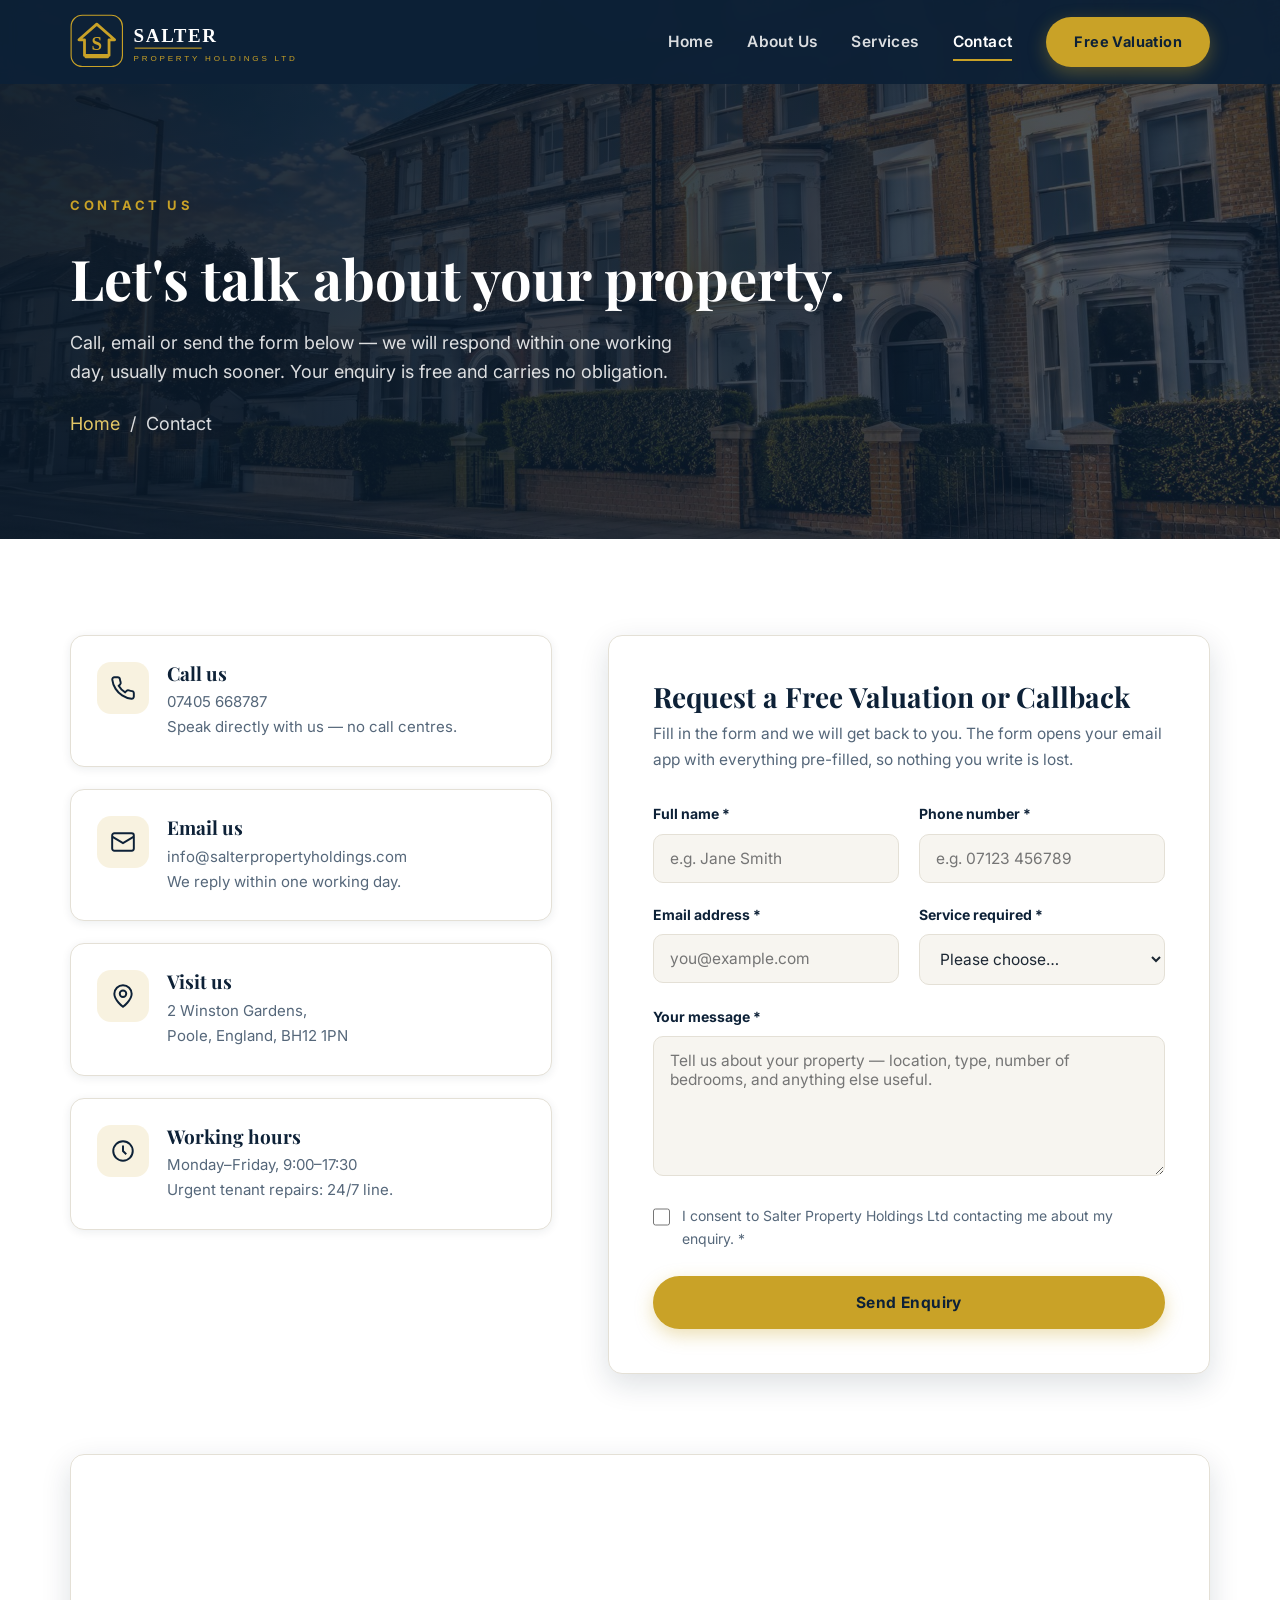
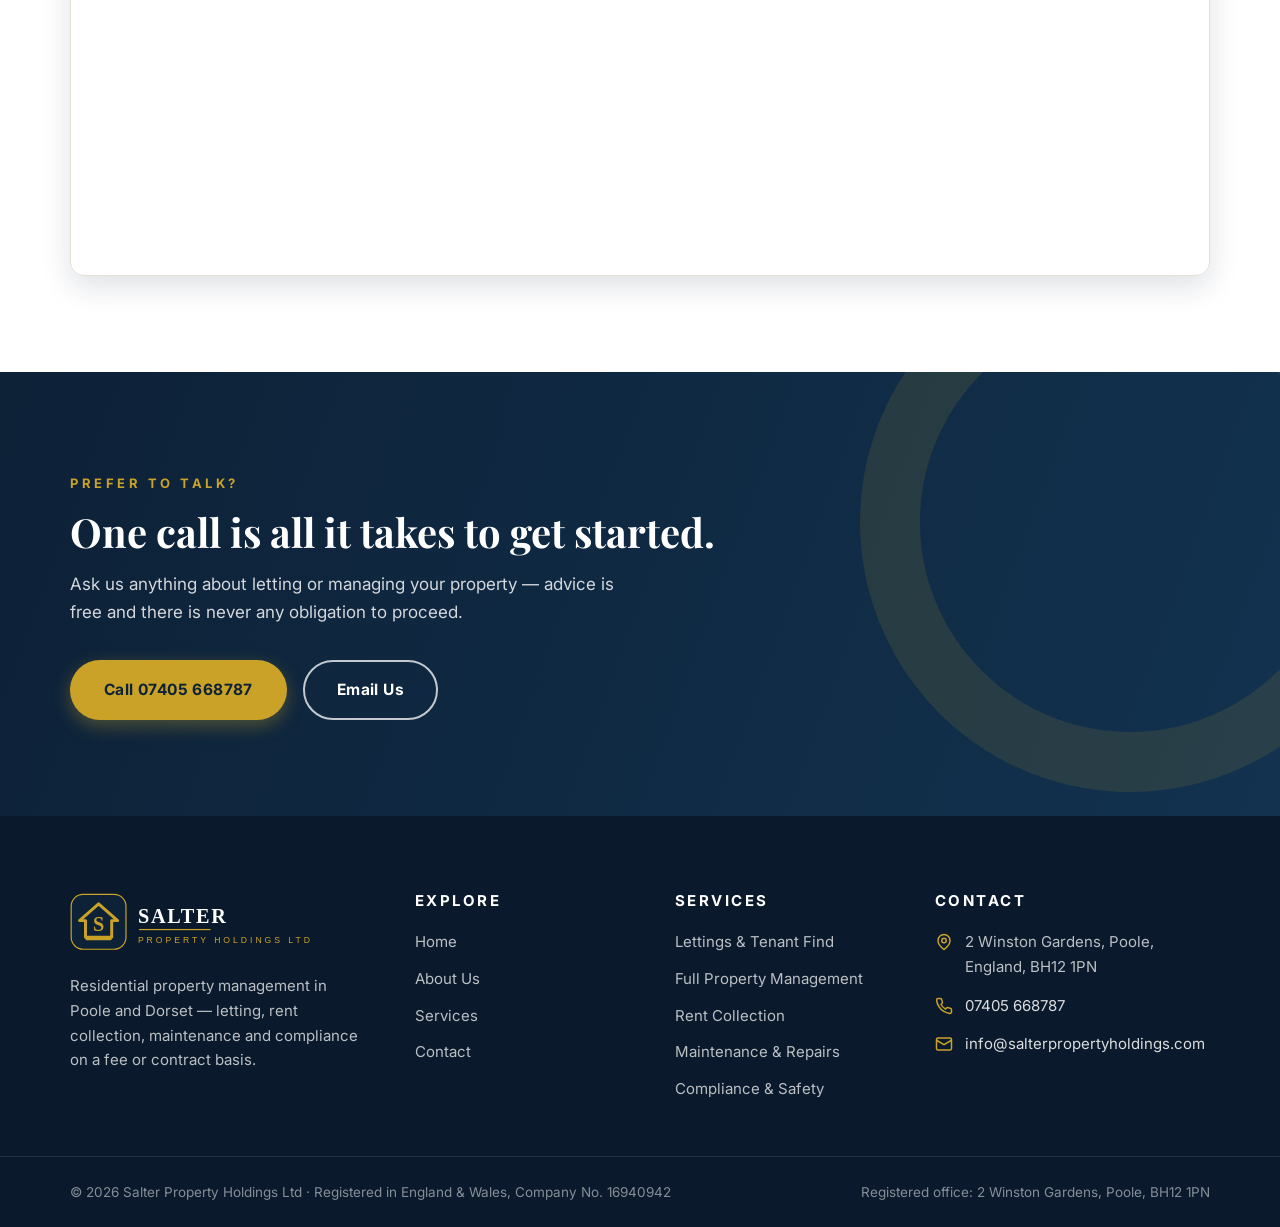
<file: salter-property-holdings-website/contact.html>
<!DOCTYPE html>
<html lang="en-GB">
<head>
  <meta charset="UTF-8">
  <meta name="viewport" content="width=device-width, initial-scale=1.0">
  <title>Contact Us — Salter Property Holdings Ltd | Poole, Dorset</title>
  <meta name="description" content="Contact Salter Property Holdings Ltd — property management in Poole and Dorset. Call 07405 668787 or email info@salterpropertyholdings.com for a free rental valuation.">
  <link rel="icon" href="images/favicon.svg" type="image/svg+xml">
  <link rel="alternate icon" href="images/favicon.png">
  <link rel="preconnect" href="https://fonts.googleapis.com">
  <link rel="preconnect" href="https://fonts.gstatic.com" crossorigin>
  <link href="https://fonts.googleapis.com/css2?family=Playfair+Display:wght@600;700;800&family=Inter:wght@400;600;700&display=swap" rel="stylesheet">
  <link rel="stylesheet" href="css/style.css">
</head>
<body>

  <!-- ============ Header ============ -->
  <header class="site-header" id="siteHeader">
    <div class="container header-inner">
      <a href="index.html" class="brand" aria-label="Salter Property Holdings Ltd — Home">
        <img src="images/logo-light.svg" alt="Salter Property Holdings Ltd" class="brand-logo">
      </a>
      <button class="nav-toggle" id="navToggle" aria-label="Open menu" aria-expanded="false" aria-controls="primaryNav">
        <span></span><span></span><span></span>
      </button>
      <nav class="primary-nav" id="primaryNav" aria-label="Primary navigation">
        <a href="index.html" class="nav-link">Home</a>
        <a href="about.html" class="nav-link">About Us</a>
        <a href="services.html" class="nav-link">Services</a>
        <a href="contact.html" class="nav-link active" aria-current="page">Contact</a>
        <a href="#enquiry" class="btn btn-gold nav-cta">Free Valuation</a>
      </nav>
    </div>
  </header>

  <!-- ============ Page banner ============ -->
  <section class="page-banner">
    <div class="container">
      <span class="eyebrow">Contact Us</span>
      <h1>Let's talk about your property.</h1>
      <p>Call, email or send the form below — we will respond within one working day, usually much sooner. Your enquiry is free and carries no obligation.</p>
      <p class="breadcrumb"><a href="index.html">Home</a> &nbsp;/&nbsp; Contact</p>
    </div>
  </section>

  <!-- ============ Contact ============ -->
  <section>
    <div class="container contact-grid">
      <div class="contact-cards">
        <a href="tel:+447405668787" class="contact-card reveal">
          <div class="card-icon"><svg width="26" height="26" viewBox="0 0 24 24" fill="none" stroke="#0d2137" stroke-width="1.8" aria-hidden="true"><path d="M22 16.9v3a2 2 0 0 1-2.2 2 19.8 19.8 0 0 1-8.6-3.1 19.5 19.5 0 0 1-6-6A19.8 19.8 0 0 1 2.1 4.2 2 2 0 0 1 4.1 2h3a2 2 0 0 1 2 1.7c.1 1 .4 2 .7 2.9a2 2 0 0 1-.5 2.1L8 10a16 16 0 0 0 6 6l1.3-1.3a2 2 0 0 1 2.1-.5c.9.3 1.9.6 2.9.7a2 2 0 0 1 1.7 2z"/></svg></div>
          <div>
            <h3>Call us</h3>
            <p>07405 668787<br>Speak directly with us — no call centres.</p>
          </div>
        </a>
        <a href="mailto:info@salterpropertyholdings.com" class="contact-card reveal">
          <div class="card-icon"><svg width="26" height="26" viewBox="0 0 24 24" fill="none" stroke="#0d2137" stroke-width="1.8" aria-hidden="true"><rect x="2" y="4" width="20" height="16" rx="2"/><path d="M22 7l-10 6L2 7"/></svg></div>
          <div>
            <h3>Email us</h3>
            <p>info@salterpropertyholdings.com<br>We reply within one working day.</p>
          </div>
        </a>
        <div class="contact-card reveal">
          <div class="card-icon"><svg width="26" height="26" viewBox="0 0 24 24" fill="none" stroke="#0d2137" stroke-width="1.8" aria-hidden="true"><path d="M20 10c0 6-8 12-8 12s-8-6-8-12a8 8 0 1 1 16 0z"/><circle cx="12" cy="10" r="3"/></svg></div>
          <div>
            <h3>Visit us</h3>
            <p>2 Winston Gardens,<br>Poole, England, BH12 1PN</p>
          </div>
        </div>
        <div class="contact-card reveal">
          <div class="card-icon"><svg width="26" height="26" viewBox="0 0 24 24" fill="none" stroke="#0d2137" stroke-width="1.8" aria-hidden="true"><circle cx="12" cy="12" r="9"/><path d="M12 7v5l3 3"/></svg></div>
          <div>
            <h3>Working hours</h3>
            <p>Monday–Friday, 9:00–17:30<br>Urgent tenant repairs: 24/7 line.</p>
          </div>
        </div>
      </div>

      <!-- Enquiry form -->
      <div class="form-wrap reveal" id="enquiry">
        <h2>Request a Free Valuation or Callback</h2>
        <p>Fill in the form and we will get back to you. The form opens your email app with everything pre-filled, so nothing you write is lost.</p>
        <form id="contactForm" novalidate>
          <div class="form-row">
            <div class="field">
              <label for="cf-name">Full name *</label>
              <input type="text" id="cf-name" name="name" autocomplete="name" placeholder="e.g. Jane Smith" required>
              <span class="error-msg">Please enter your name.</span>
            </div>
            <div class="field">
              <label for="cf-phone">Phone number *</label>
              <input type="tel" id="cf-phone" name="phone" autocomplete="tel" placeholder="e.g. 07123 456789" required>
              <span class="error-msg">Please enter a valid phone number.</span>
            </div>
          </div>
          <div class="form-row">
            <div class="field">
              <label for="cf-email">Email address *</label>
              <input type="email" id="cf-email" name="email" autocomplete="email" placeholder="you@example.com" required>
              <span class="error-msg">Please enter a valid email address.</span>
            </div>
            <div class="field">
              <label for="cf-service">Service required *</label>
              <select id="cf-service" name="service" required>
                <option value="" selected disabled>Please choose…</option>
                <option>Free rental valuation</option>
                <option>Lettings &amp; tenant find</option>
                <option>Full property management</option>
                <option>Rent collection only</option>
                <option>Maintenance &amp; repairs</option>
                <option>Inspections &amp; inventories</option>
                <option>Compliance &amp; safety</option>
                <option>Something else</option>
              </select>
              <span class="error-msg">Please select a service.</span>
            </div>
          </div>
          <div class="field">
            <label for="cf-message">Your message *</label>
            <textarea id="cf-message" name="message" placeholder="Tell us about your property — location, type, number of bedrooms, and anything else useful." required></textarea>
            <span class="error-msg">Please tell us a little more (at least 10 characters).</span>
          </div>
          <label class="consent field" style="margin-bottom:0;">
            <input type="checkbox" id="cf-consent" name="consent" required>
            <span>I consent to Salter Property Holdings Ltd contacting me about my enquiry. *<br><span class="error-msg" style="display:none;">Please confirm you are happy for us to contact you.</span></span>
          </label>
          <button type="submit" class="btn btn-gold" style="width:100%; margin-top:26px;">Send Enquiry</button>
          <div class="form-status" id="formStatus" role="status" aria-live="polite"></div>
        </form>
      </div>
    </div>

    <!-- Map -->
    <div class="container">
      <div class="map-wrap reveal">
        <iframe title="Map showing the Salter Property Holdings registered office area in Poole, BH12 1PN"
          src="https://maps.google.com/maps?q=BH12%201PN%2C%20Poole%2C%20UK&z=14&output=embed"
          loading="lazy" referrerpolicy="no-referrer-when-downgrade" allowfullscreen></iframe>
      </div>
    </div>
  </section>

  <!-- ============ CTA banner ============ -->
  <section class="cta-banner">
    <div class="container reveal">
      <span class="eyebrow">Prefer to Talk?</span>
      <h2>One call is all it takes to get started.</h2>
      <p>Ask us anything about letting or managing your property — advice is free and there is never any obligation to proceed.</p>
      <div class="cta-actions">
        <a href="tel:+447405668787" class="btn btn-gold">Call 07405 668787</a>
        <a href="mailto:info@salterpropertyholdings.com" class="btn btn-outline-light">Email Us</a>
      </div>
    </div>
  </section>

  <!-- ============ Footer ============ -->
  <footer class="site-footer">
    <div class="container footer-top">
      <div>
        <img src="images/logo-light.svg" alt="Salter Property Holdings Ltd" class="footer-logo">
        <p>Residential property management in Poole and Dorset — letting, rent collection, maintenance and compliance on a fee or contract basis.</p>
      </div>
      <div>
        <h4>Explore</h4>
        <ul class="footer-links">
          <li><a href="index.html">Home</a></li>
          <li><a href="about.html">About Us</a></li>
          <li><a href="services.html">Services</a></li>
          <li><a href="contact.html">Contact</a></li>
        </ul>
      </div>
      <div>
        <h4>Services</h4>
        <ul class="footer-links">
          <li><a href="services.html#lettings">Lettings &amp; Tenant Find</a></li>
          <li><a href="services.html#full-management">Full Property Management</a></li>
          <li><a href="services.html#rent-collection">Rent Collection</a></li>
          <li><a href="services.html#maintenance">Maintenance &amp; Repairs</a></li>
          <li><a href="services.html#compliance">Compliance &amp; Safety</a></li>
        </ul>
      </div>
      <div>
        <h4>Contact</h4>
        <ul class="footer-contact">
          <li>
            <svg width="18" height="18" viewBox="0 0 24 24" fill="none" stroke="#c9a227" stroke-width="2" aria-hidden="true"><path d="M20 10c0 6-8 12-8 12s-8-6-8-12a8 8 0 1 1 16 0z"/><circle cx="12" cy="10" r="3"/></svg>
            <span>2 Winston Gardens, Poole, England, BH12 1PN</span>
          </li>
          <li>
            <svg width="18" height="18" viewBox="0 0 24 24" fill="none" stroke="#c9a227" stroke-width="2" aria-hidden="true"><path d="M22 16.9v3a2 2 0 0 1-2.2 2 19.8 19.8 0 0 1-8.6-3.1 19.5 19.5 0 0 1-6-6A19.8 19.8 0 0 1 2.1 4.2 2 2 0 0 1 4.1 2h3a2 2 0 0 1 2 1.7c.1 1 .4 2 .7 2.9a2 2 0 0 1-.5 2.1L8 10a16 16 0 0 0 6 6l1.3-1.3a2 2 0 0 1 2.1-.5c.9.3 1.9.6 2.9.7a2 2 0 0 1 1.7 2z"/></svg>
            <a href="tel:+447405668787">07405 668787</a>
          </li>
          <li>
            <svg width="18" height="18" viewBox="0 0 24 24" fill="none" stroke="#c9a227" stroke-width="2" aria-hidden="true"><rect x="2" y="4" width="20" height="16" rx="2"/><path d="M22 7l-10 6L2 7"/></svg>
            <a href="mailto:info@salterpropertyholdings.com">info@salterpropertyholdings.com</a>
          </li>
        </ul>
      </div>
    </div>
    <div class="footer-bottom">
      <div class="container">
        <span>© <span data-year>2026</span> Salter Property Holdings Ltd · Registered in England &amp; Wales, Company No. 16940942</span>
        <span>Registered office: 2 Winston Gardens, Poole, BH12 1PN</span>
      </div>
    </div>
  </footer>

  <button class="back-to-top" id="backToTop" aria-label="Back to top">
    <svg width="22" height="22" viewBox="0 0 24 24" fill="none" stroke="currentColor" stroke-width="2.6" aria-hidden="true"><path d="M12 19V5M5 12l7-7 7 7"/></svg>
  </button>

  <script src="js/main.js"></script>
</body>
</html>
</file>
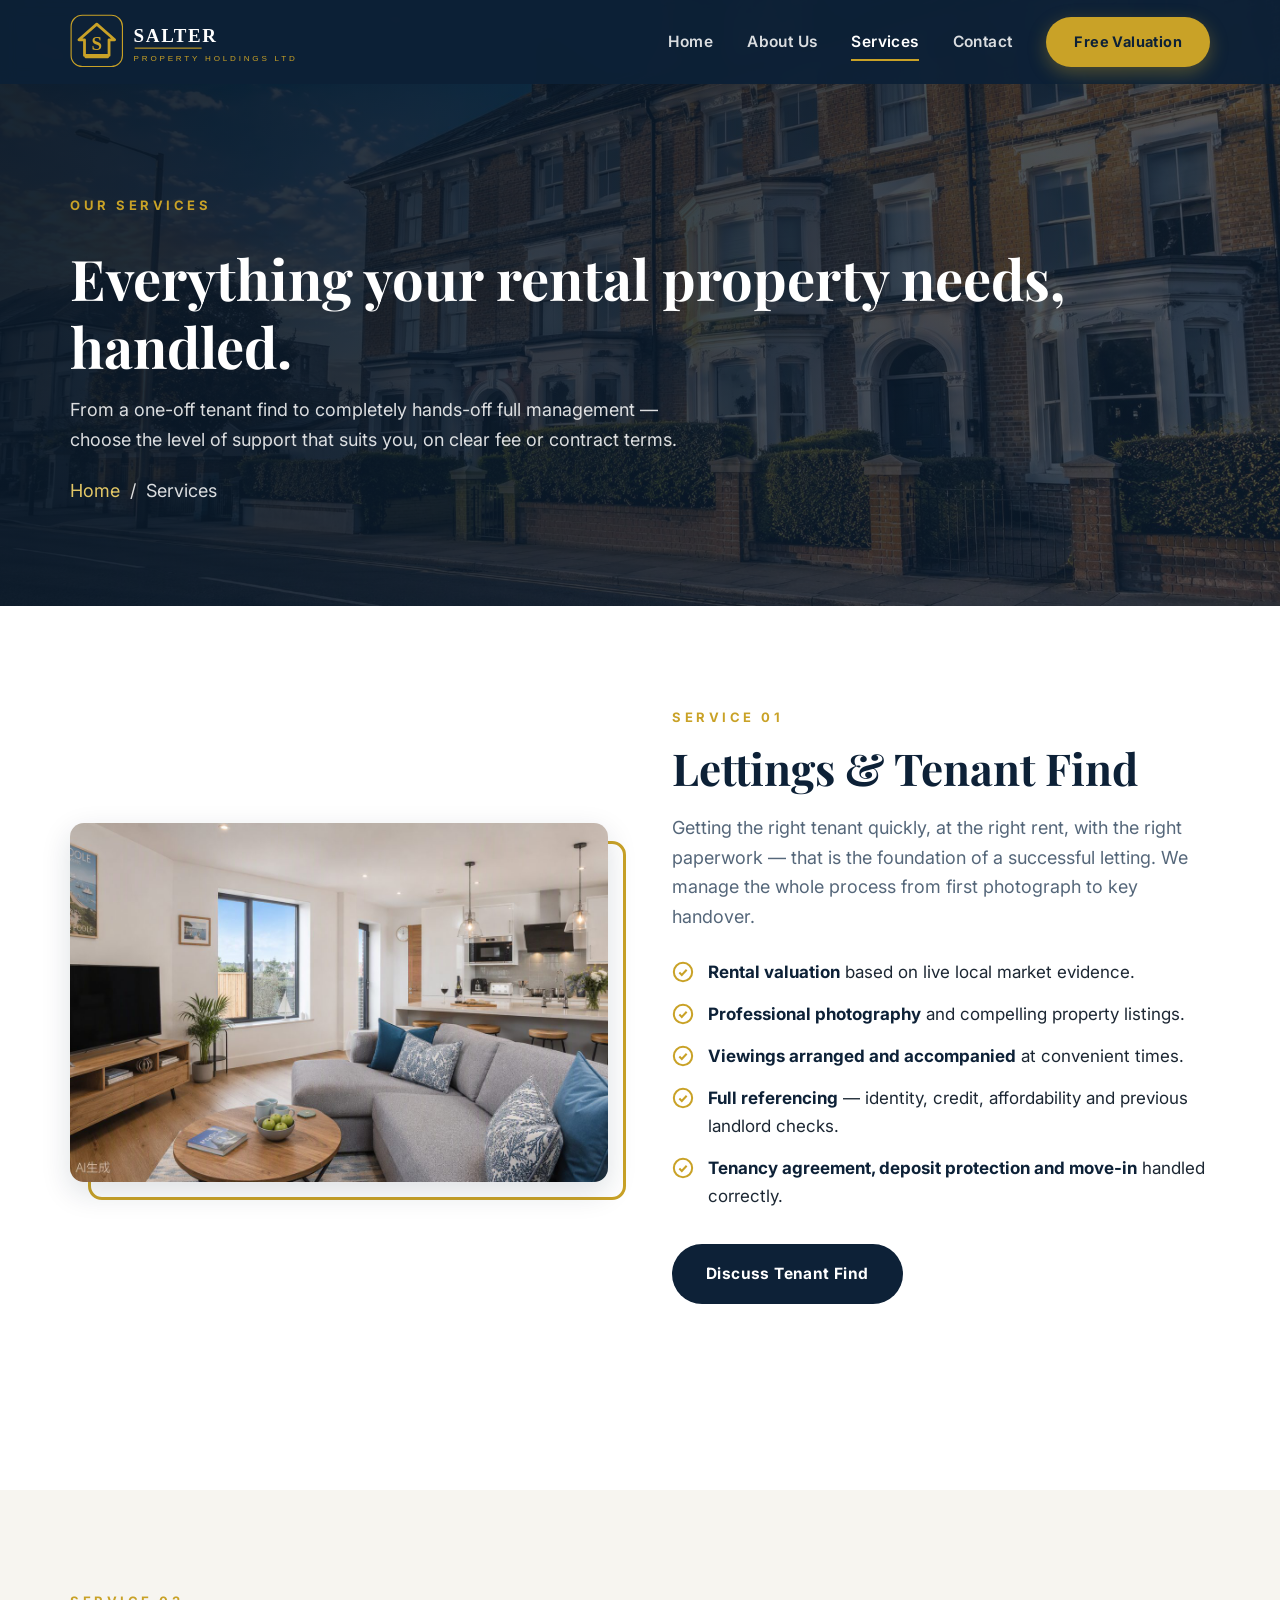
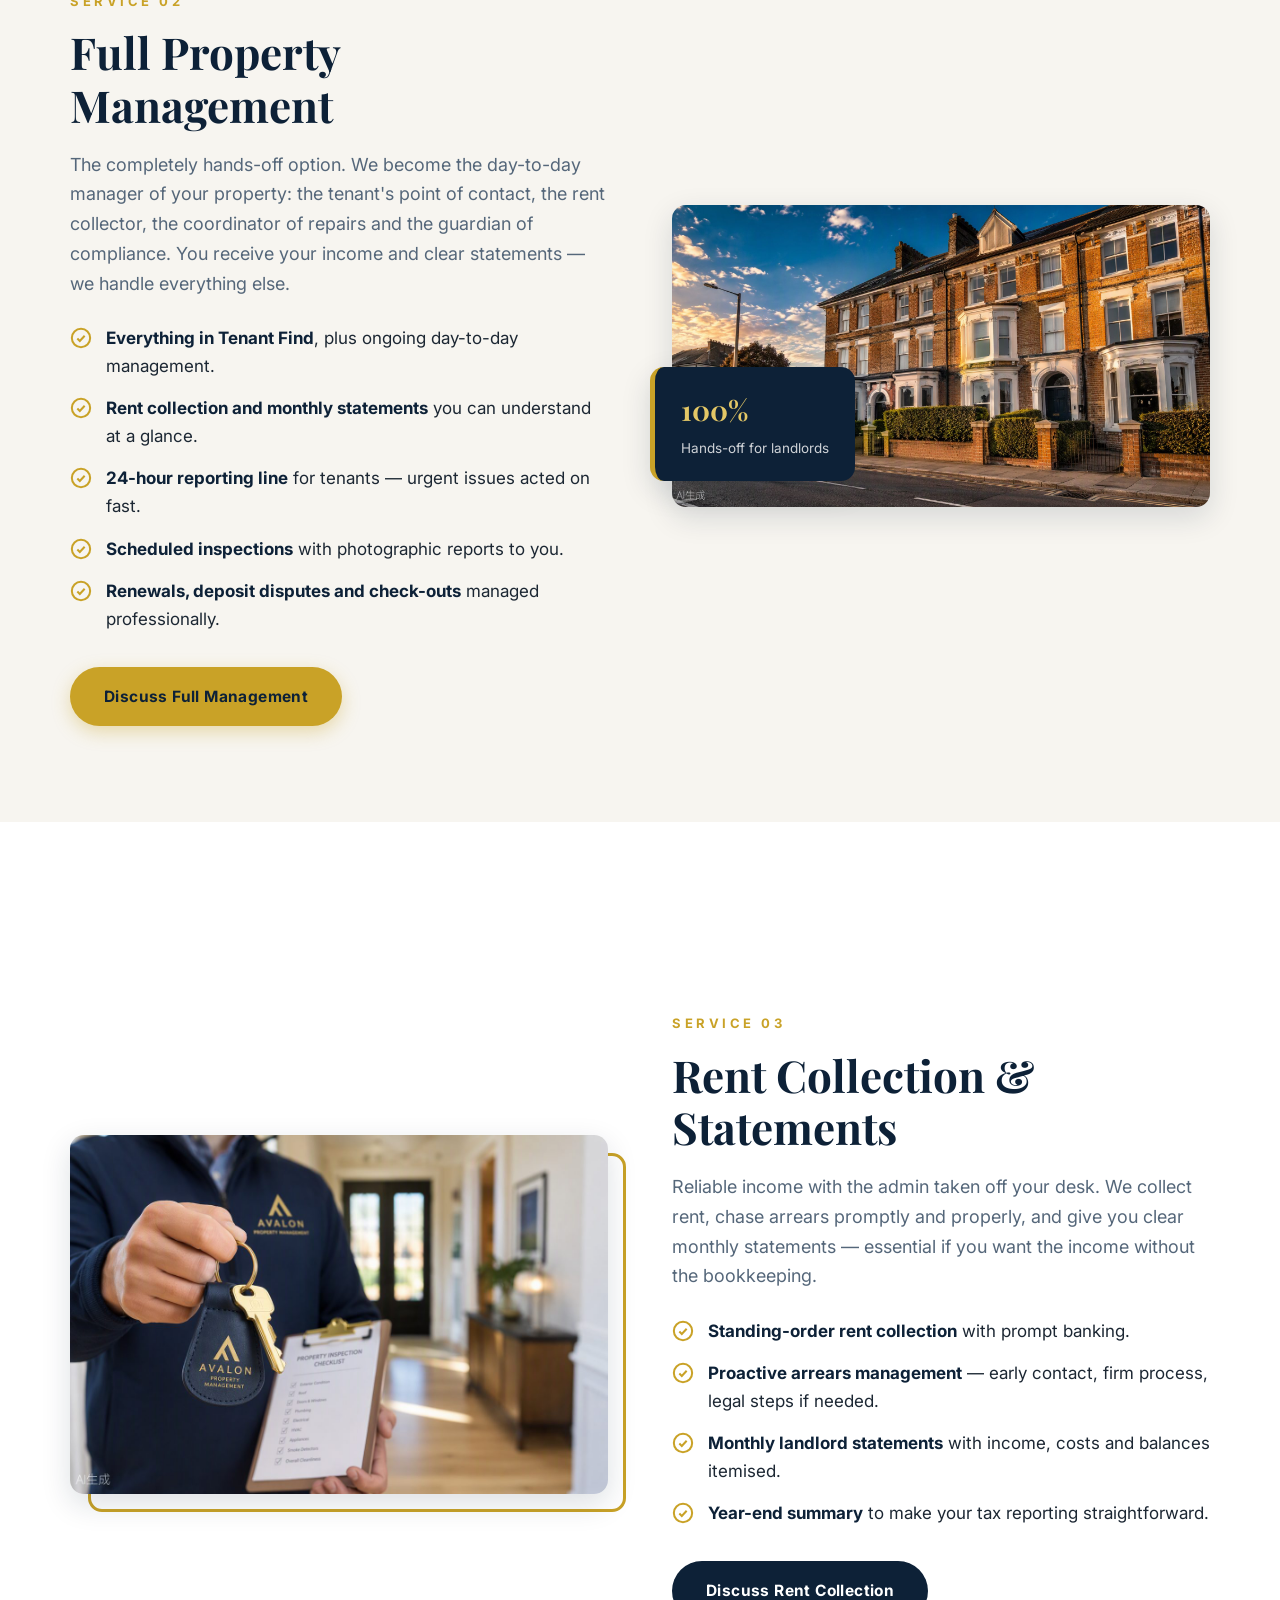
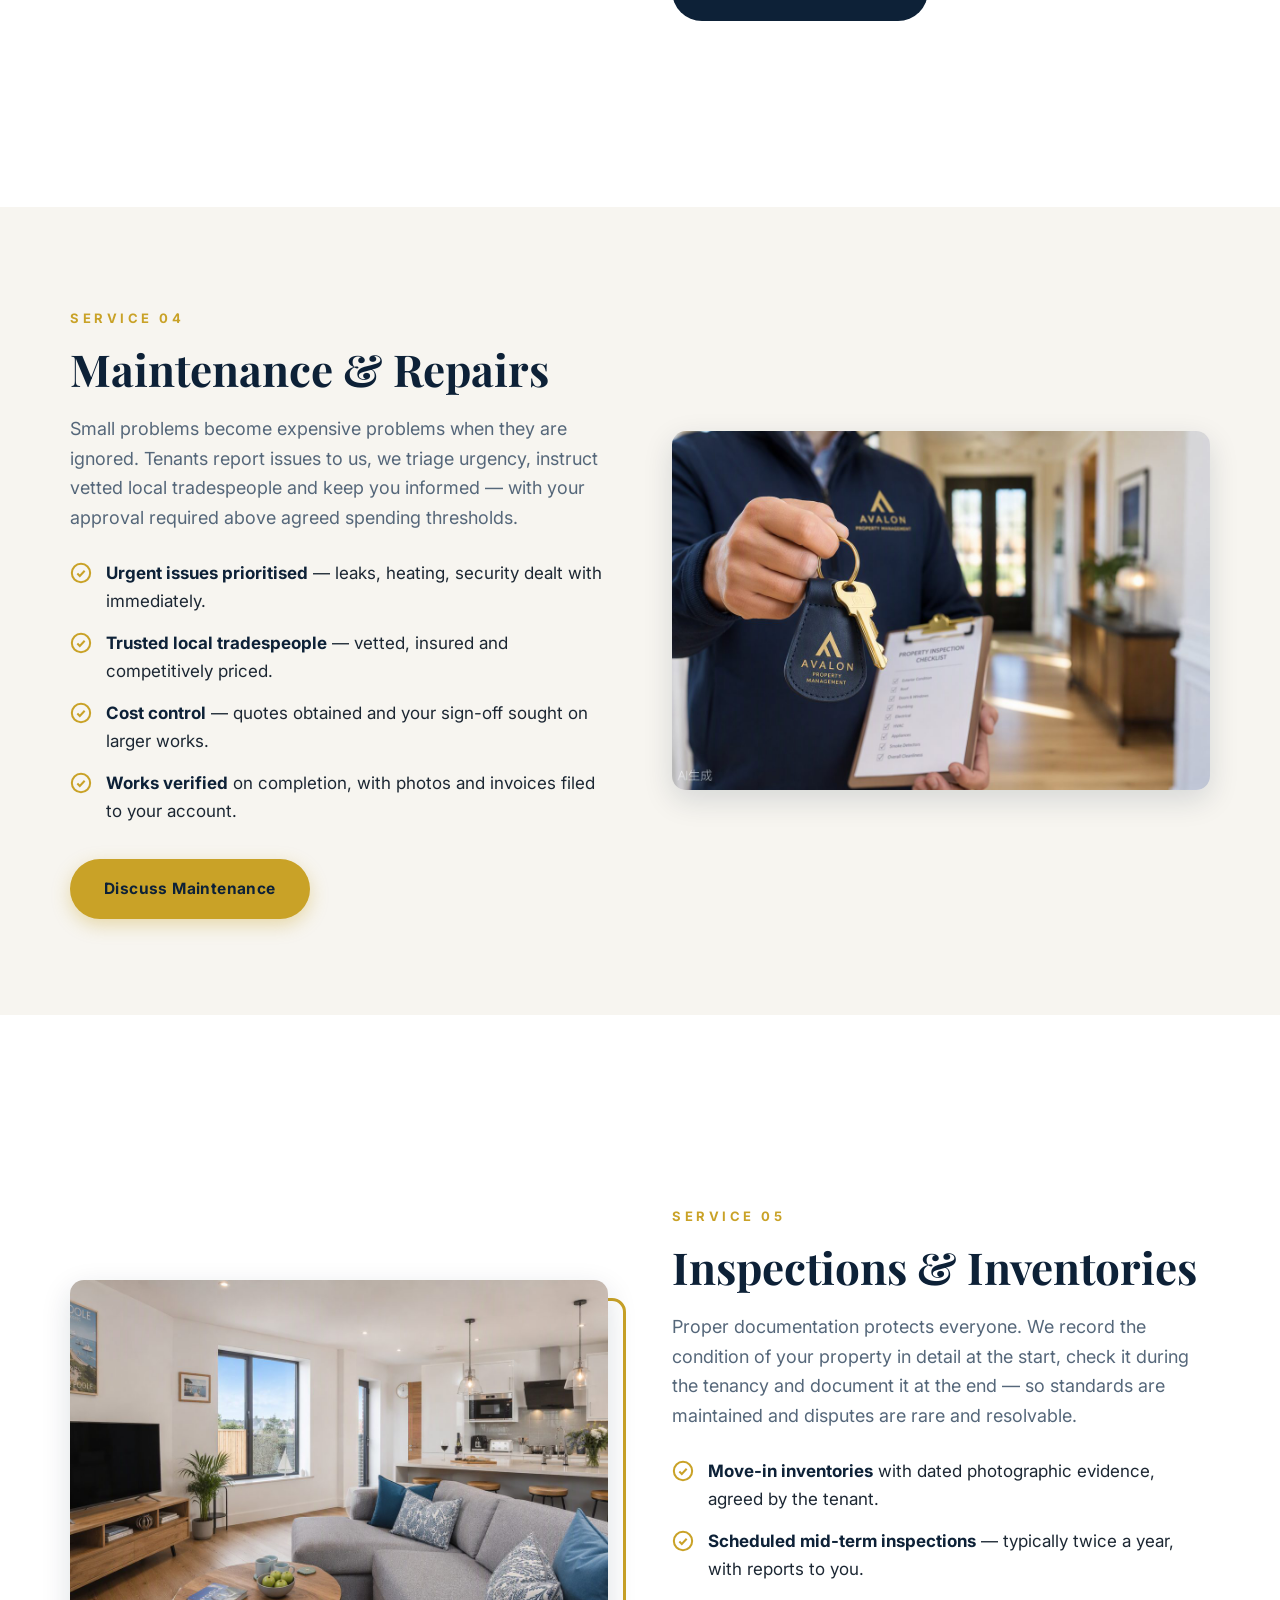
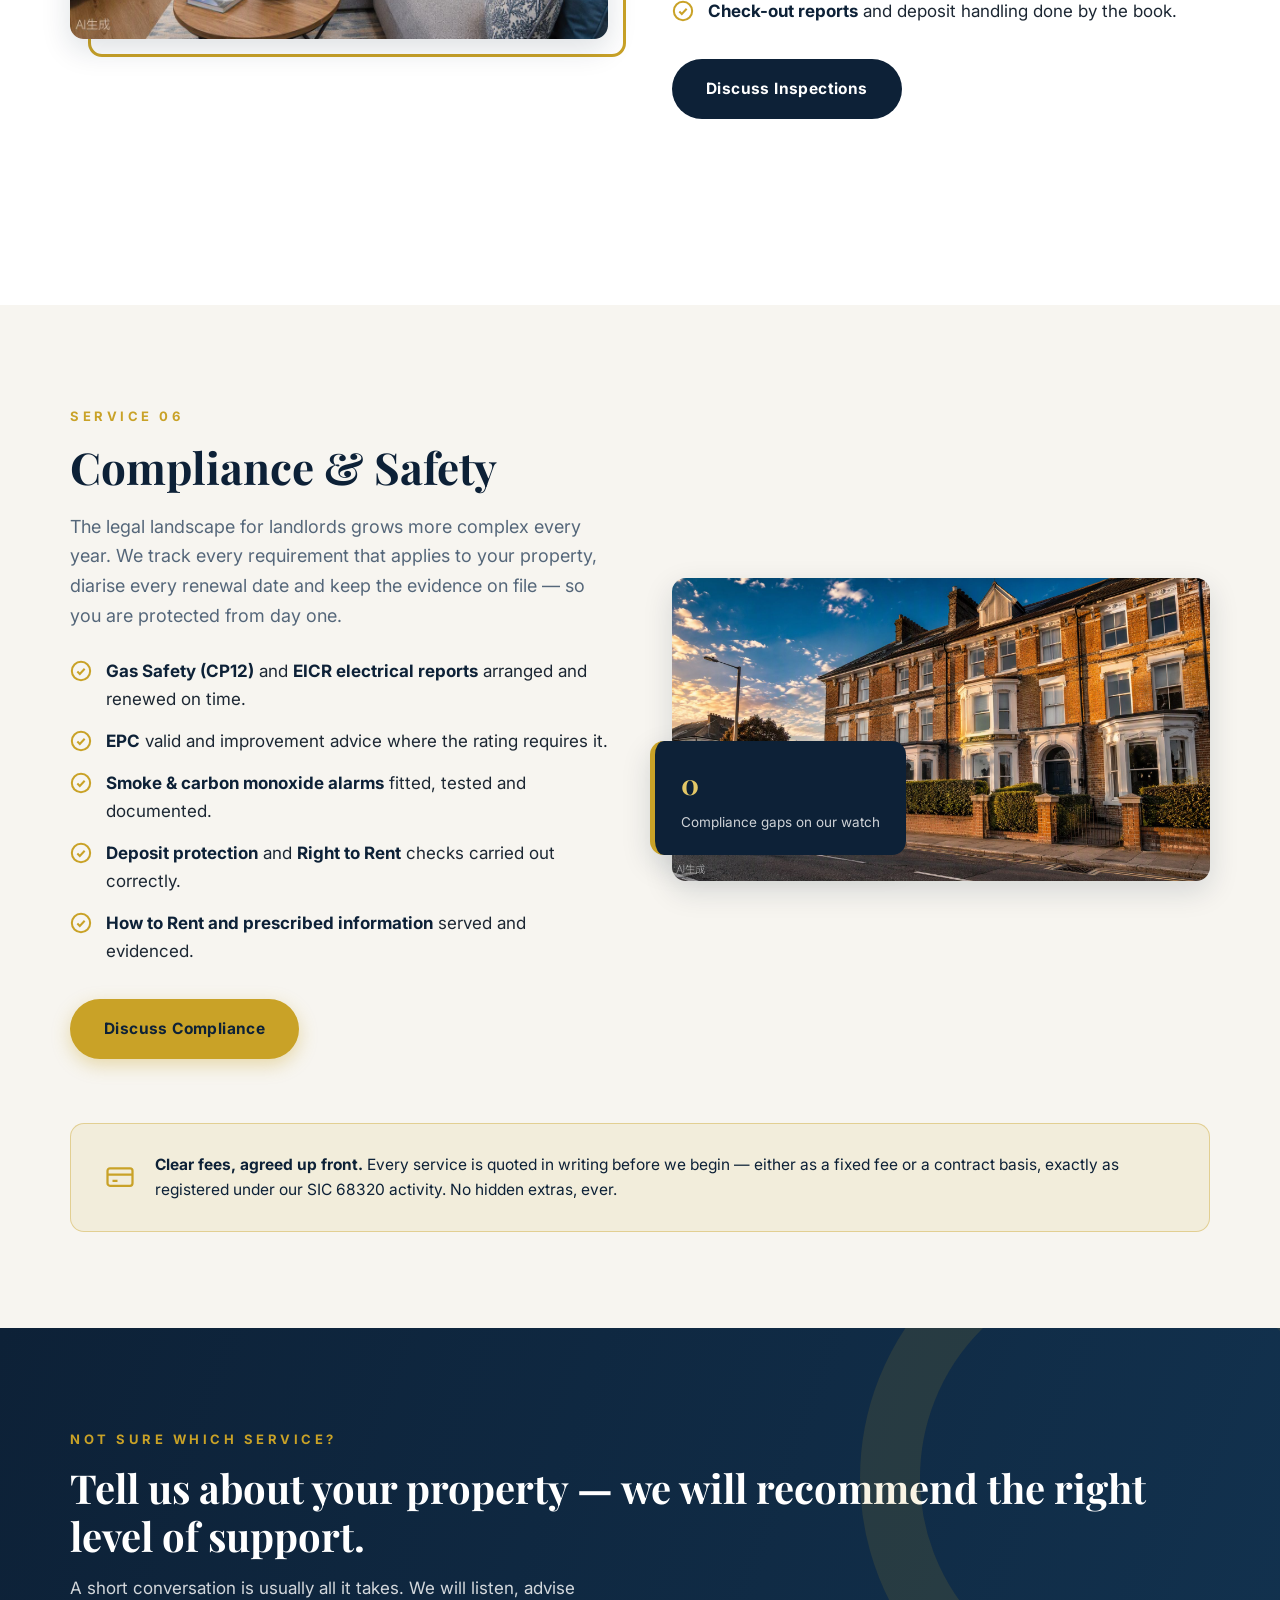
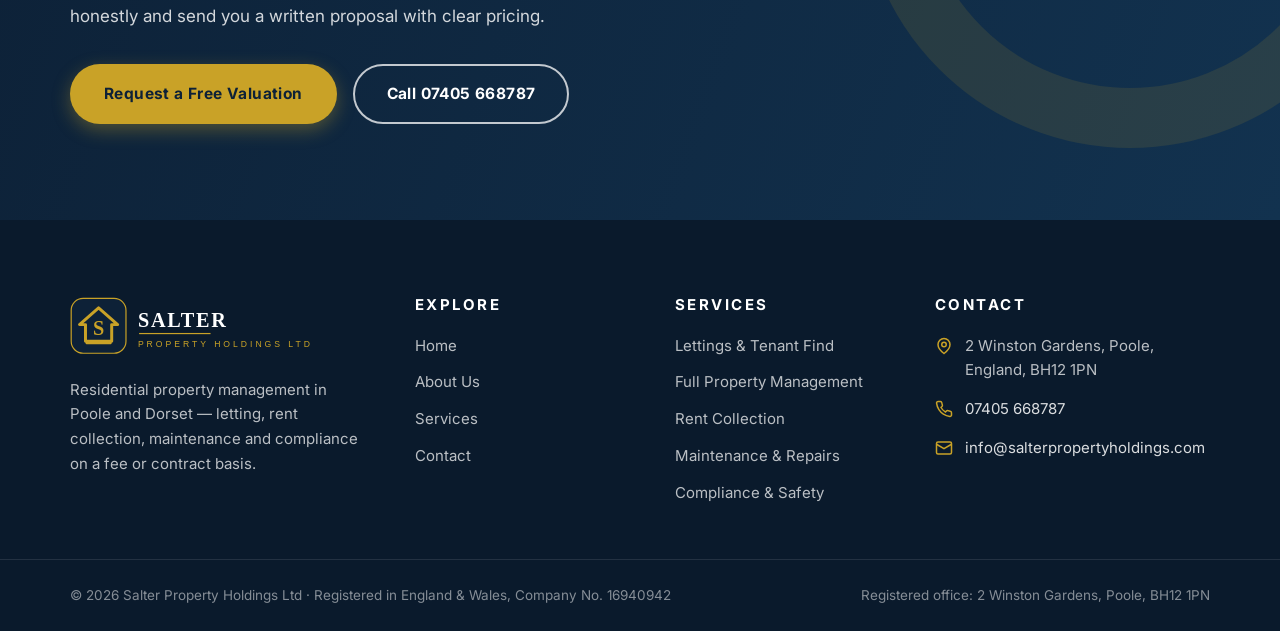
<file: salter-property-holdings-website/services.html>
<!DOCTYPE html>
<html lang="en-GB">
<head>
  <meta charset="UTF-8">
  <meta name="viewport" content="width=device-width, initial-scale=1.0">
  <title>Our Services — Salter Property Holdings Ltd | Property Management Poole</title>
  <meta name="description" content="Lettings, full property management, rent collection, maintenance, inspections and compliance for landlords in Poole and Dorset — on a fee or contract basis.">
  <link rel="icon" href="images/favicon.svg" type="image/svg+xml">
  <link rel="alternate icon" href="images/favicon.png">
  <link rel="preconnect" href="https://fonts.googleapis.com">
  <link rel="preconnect" href="https://fonts.gstatic.com" crossorigin>
  <link href="https://fonts.googleapis.com/css2?family=Playfair+Display:wght@600;700;800&family=Inter:wght@400;600;700&display=swap" rel="stylesheet">
  <link rel="stylesheet" href="css/style.css">
</head>
<body>

  <!-- ============ Header ============ -->
  <header class="site-header" id="siteHeader">
    <div class="container header-inner">
      <a href="index.html" class="brand" aria-label="Salter Property Holdings Ltd — Home">
        <img src="images/logo-light.svg" alt="Salter Property Holdings Ltd" class="brand-logo">
      </a>
      <button class="nav-toggle" id="navToggle" aria-label="Open menu" aria-expanded="false" aria-controls="primaryNav">
        <span></span><span></span><span></span>
      </button>
      <nav class="primary-nav" id="primaryNav" aria-label="Primary navigation">
        <a href="index.html" class="nav-link">Home</a>
        <a href="about.html" class="nav-link">About Us</a>
        <a href="services.html" class="nav-link active" aria-current="page">Services</a>
        <a href="contact.html" class="nav-link">Contact</a>
        <a href="contact.html#enquiry" class="btn btn-gold nav-cta">Free Valuation</a>
      </nav>
    </div>
  </header>

  <!-- ============ Page banner ============ -->
  <section class="page-banner">
    <div class="container">
      <span class="eyebrow">Our Services</span>
      <h1>Everything your rental property needs, handled.</h1>
      <p>From a one-off tenant find to completely hands-off full management — choose the level of support that suits you, on clear fee or contract terms.</p>
      <p class="breadcrumb"><a href="index.html">Home</a> &nbsp;/&nbsp; Services</p>
    </div>
  </section>

  <!-- ============ Services 1: Lettings ============ -->
  <section id="lettings" class="service-block">
    <div class="container split">
      <div class="media reveal">
        <span class="frame" aria-hidden="true"></span>
        <img src="images/interior.jpg" alt="A well-presented rental property ready for marketing">
      </div>
      <div class="reveal">
        <span class="eyebrow">Service 01</span>
        <h2 class="section-title">Lettings &amp; Tenant Find</h2>
        <p class="section-lead" style="margin-bottom:22px;">Getting the right tenant quickly, at the right rent, with the right paperwork — that is the foundation of a successful letting. We manage the whole process from first photograph to key handover.</p>
        <ul class="check-list">
          <li><svg width="22" height="22" viewBox="0 0 24 24" fill="none" stroke="#c9a227" stroke-width="2.2" aria-hidden="true"><circle cx="12" cy="12" r="10"/><path d="M8 12.5l2.7 2.7L16 9.5"/></svg><span><strong>Rental valuation</strong> based on live local market evidence.</span></li>
          <li><svg width="22" height="22" viewBox="0 0 24 24" fill="none" stroke="#c9a227" stroke-width="2.2" aria-hidden="true"><circle cx="12" cy="12" r="10"/><path d="M8 12.5l2.7 2.7L16 9.5"/></svg><span><strong>Professional photography</strong> and compelling property listings.</span></li>
          <li><svg width="22" height="22" viewBox="0 0 24 24" fill="none" stroke="#c9a227" stroke-width="2.2" aria-hidden="true"><circle cx="12" cy="12" r="10"/><path d="M8 12.5l2.7 2.7L16 9.5"/></svg><span><strong>Viewings arranged and accompanied</strong> at convenient times.</span></li>
          <li><svg width="22" height="22" viewBox="0 0 24 24" fill="none" stroke="#c9a227" stroke-width="2.2" aria-hidden="true"><circle cx="12" cy="12" r="10"/><path d="M8 12.5l2.7 2.7L16 9.5"/></svg><span><strong>Full referencing</strong> — identity, credit, affordability and previous landlord checks.</span></li>
          <li><svg width="22" height="22" viewBox="0 0 24 24" fill="none" stroke="#c9a227" stroke-width="2.2" aria-hidden="true"><circle cx="12" cy="12" r="10"/><path d="M8 12.5l2.7 2.7L16 9.5"/></svg><span><strong>Tenancy agreement, deposit protection and move-in</strong> handled correctly.</span></li>
        </ul>
        <a href="contact.html#enquiry" class="btn btn-navy">Discuss Tenant Find</a>
      </div>
    </div>
  </section>

  <!-- ============ Services 2: Full management ============ -->
  <section id="full-management" class="service-block bg-stone">
    <div class="container split">
      <div class="reveal">
        <span class="eyebrow">Service 02</span>
        <h2 class="section-title">Full Property Management</h2>
        <p class="section-lead" style="margin-bottom:22px;">The completely hands-off option. We become the day-to-day manager of your property: the tenant's point of contact, the rent collector, the coordinator of repairs and the guardian of compliance. You receive your income and clear statements — we handle everything else.</p>
        <ul class="check-list">
          <li><svg width="22" height="22" viewBox="0 0 24 24" fill="none" stroke="#c9a227" stroke-width="2.2" aria-hidden="true"><circle cx="12" cy="12" r="10"/><path d="M8 12.5l2.7 2.7L16 9.5"/></svg><span><strong>Everything in Tenant Find</strong>, plus ongoing day-to-day management.</span></li>
          <li><svg width="22" height="22" viewBox="0 0 24 24" fill="none" stroke="#c9a227" stroke-width="2.2" aria-hidden="true"><circle cx="12" cy="12" r="10"/><path d="M8 12.5l2.7 2.7L16 9.5"/></svg><span><strong>Rent collection and monthly statements</strong> you can understand at a glance.</span></li>
          <li><svg width="22" height="22" viewBox="0 0 24 24" fill="none" stroke="#c9a227" stroke-width="2.2" aria-hidden="true"><circle cx="12" cy="12" r="10"/><path d="M8 12.5l2.7 2.7L16 9.5"/></svg><span><strong>24-hour reporting line</strong> for tenants — urgent issues acted on fast.</span></li>
          <li><svg width="22" height="22" viewBox="0 0 24 24" fill="none" stroke="#c9a227" stroke-width="2.2" aria-hidden="true"><circle cx="12" cy="12" r="10"/><path d="M8 12.5l2.7 2.7L16 9.5"/></svg><span><strong>Scheduled inspections</strong> with photographic reports to you.</span></li>
          <li><svg width="22" height="22" viewBox="0 0 24 24" fill="none" stroke="#c9a227" stroke-width="2.2" aria-hidden="true"><circle cx="12" cy="12" r="10"/><path d="M8 12.5l2.7 2.7L16 9.5"/></svg><span><strong>Renewals, deposit disputes and check-outs</strong> managed professionally.</span></li>
        </ul>
        <a href="contact.html#enquiry" class="btn btn-gold">Discuss Full Management</a>
      </div>
      <div class="media reveal">
        <span class="frame" aria-hidden="true"></span>
        <img src="images/hero.jpg" alt="A row of well-maintained managed residential properties in Poole">
        <div class="media-badge">
          <strong>100%</strong>
          <span>Hands-off for landlords</span>
        </div>
      </div>
    </div>
  </section>

  <!-- ============ Services 3: Rent collection ============ -->
  <section id="rent-collection" class="service-block">
    <div class="container split">
      <div class="media reveal">
        <span class="frame" aria-hidden="true"></span>
        <img src="images/management.jpg" alt="Property manager completing rent and account paperwork">
      </div>
      <div class="reveal">
        <span class="eyebrow">Service 03</span>
        <h2 class="section-title">Rent Collection &amp; Statements</h2>
        <p class="section-lead" style="margin-bottom:22px;">Reliable income with the admin taken off your desk. We collect rent, chase arrears promptly and properly, and give you clear monthly statements — essential if you want the income without the bookkeeping.</p>
        <ul class="check-list">
          <li><svg width="22" height="22" viewBox="0 0 24 24" fill="none" stroke="#c9a227" stroke-width="2.2" aria-hidden="true"><circle cx="12" cy="12" r="10"/><path d="M8 12.5l2.7 2.7L16 9.5"/></svg><span><strong>Standing-order rent collection</strong> with prompt banking.</span></li>
          <li><svg width="22" height="22" viewBox="0 0 24 24" fill="none" stroke="#c9a227" stroke-width="2.2" aria-hidden="true"><circle cx="12" cy="12" r="10"/><path d="M8 12.5l2.7 2.7L16 9.5"/></svg><span><strong>Proactive arrears management</strong> — early contact, firm process, legal steps if needed.</span></li>
          <li><svg width="22" height="22" viewBox="0 0 24 24" fill="none" stroke="#c9a227" stroke-width="2.2" aria-hidden="true"><circle cx="12" cy="12" r="10"/><path d="M8 12.5l2.7 2.7L16 9.5"/></svg><span><strong>Monthly landlord statements</strong> with income, costs and balances itemised.</span></li>
          <li><svg width="22" height="22" viewBox="0 0 24 24" fill="none" stroke="#c9a227" stroke-width="2.2" aria-hidden="true"><circle cx="12" cy="12" r="10"/><path d="M8 12.5l2.7 2.7L16 9.5"/></svg><span><strong>Year-end summary</strong> to make your tax reporting straightforward.</span></li>
        </ul>
        <a href="contact.html#enquiry" class="btn btn-navy">Discuss Rent Collection</a>
      </div>
    </div>
  </section>

  <!-- ============ Services 4: Maintenance ============ -->
  <section id="maintenance" class="service-block bg-stone">
    <div class="container split">
      <div class="reveal">
        <span class="eyebrow">Service 04</span>
        <h2 class="section-title">Maintenance &amp; Repairs</h2>
        <p class="section-lead" style="margin-bottom:22px;">Small problems become expensive problems when they are ignored. Tenants report issues to us, we triage urgency, instruct vetted local tradespeople and keep you informed — with your approval required above agreed spending thresholds.</p>
        <ul class="check-list">
          <li><svg width="22" height="22" viewBox="0 0 24 24" fill="none" stroke="#c9a227" stroke-width="2.2" aria-hidden="true"><circle cx="12" cy="12" r="10"/><path d="M8 12.5l2.7 2.7L16 9.5"/></svg><span><strong>Urgent issues prioritised</strong> — leaks, heating, security dealt with immediately.</span></li>
          <li><svg width="22" height="22" viewBox="0 0 24 24" fill="none" stroke="#c9a227" stroke-width="2.2" aria-hidden="true"><circle cx="12" cy="12" r="10"/><path d="M8 12.5l2.7 2.7L16 9.5"/></svg><span><strong>Trusted local tradespeople</strong> — vetted, insured and competitively priced.</span></li>
          <li><svg width="22" height="22" viewBox="0 0 24 24" fill="none" stroke="#c9a227" stroke-width="2.2" aria-hidden="true"><circle cx="12" cy="12" r="10"/><path d="M8 12.5l2.7 2.7L16 9.5"/></svg><span><strong>Cost control</strong> — quotes obtained and your sign-off sought on larger works.</span></li>
          <li><svg width="22" height="22" viewBox="0 0 24 24" fill="none" stroke="#c9a227" stroke-width="2.2" aria-hidden="true"><circle cx="12" cy="12" r="10"/><path d="M8 12.5l2.7 2.7L16 9.5"/></svg><span><strong>Works verified</strong> on completion, with photos and invoices filed to your account.</span></li>
        </ul>
        <a href="contact.html#enquiry" class="btn btn-gold">Discuss Maintenance</a>
      </div>
      <div class="media reveal">
        <span class="frame" aria-hidden="true"></span>
        <img src="images/management.jpg" alt="Keys and inspection clipboard at a maintained rental property">
      </div>
    </div>
  </section>

  <!-- ============ Services 5: Inspections ============ -->
  <section id="inspections" class="service-block">
    <div class="container split">
      <div class="media reveal">
        <span class="frame" aria-hidden="true"></span>
        <img src="images/interior.jpg" alt="Clean and carefully documented rental apartment interior">
      </div>
      <div class="reveal">
        <span class="eyebrow">Service 05</span>
        <h2 class="section-title">Inspections &amp; Inventories</h2>
        <p class="section-lead" style="margin-bottom:22px;">Proper documentation protects everyone. We record the condition of your property in detail at the start, check it during the tenancy and document it at the end — so standards are maintained and disputes are rare and resolvable.</p>
        <ul class="check-list">
          <li><svg width="22" height="22" viewBox="0 0 24 24" fill="none" stroke="#c9a227" stroke-width="2.2" aria-hidden="true"><circle cx="12" cy="12" r="10"/><path d="M8 12.5l2.7 2.7L16 9.5"/></svg><span><strong>Move-in inventories</strong> with dated photographic evidence, agreed by the tenant.</span></li>
          <li><svg width="22" height="22" viewBox="0 0 24 24" fill="none" stroke="#c9a227" stroke-width="2.2" aria-hidden="true"><circle cx="12" cy="12" r="10"/><path d="M8 12.5l2.7 2.7L16 9.5"/></svg><span><strong>Scheduled mid-term inspections</strong> — typically twice a year, with reports to you.</span></li>
          <li><svg width="22" height="22" viewBox="0 0 24 24" fill="none" stroke="#c9a227" stroke-width="2.2" aria-hidden="true"><circle cx="12" cy="12" r="10"/><path d="M8 12.5l2.7 2.7L16 9.5"/></svg><span><strong>Check-out reports</strong> and deposit handling done by the book.</span></li>
        </ul>
        <a href="contact.html#enquiry" class="btn btn-navy">Discuss Inspections</a>
      </div>
    </div>
  </section>

  <!-- ============ Services 6: Compliance ============ -->
  <section id="compliance" class="service-block bg-stone">
    <div class="container split">
      <div class="reveal">
        <span class="eyebrow">Service 06</span>
        <h2 class="section-title">Compliance &amp; Safety</h2>
        <p class="section-lead" style="margin-bottom:22px;">The legal landscape for landlords grows more complex every year. We track every requirement that applies to your property, diarise every renewal date and keep the evidence on file — so you are protected from day one.</p>
        <ul class="check-list">
          <li><svg width="22" height="22" viewBox="0 0 24 24" fill="none" stroke="#c9a227" stroke-width="2.2" aria-hidden="true"><circle cx="12" cy="12" r="10"/><path d="M8 12.5l2.7 2.7L16 9.5"/></svg><span><strong>Gas Safety (CP12)</strong> and <strong>EICR electrical reports</strong> arranged and renewed on time.</span></li>
          <li><svg width="22" height="22" viewBox="0 0 24 24" fill="none" stroke="#c9a227" stroke-width="2.2" aria-hidden="true"><circle cx="12" cy="12" r="10"/><path d="M8 12.5l2.7 2.7L16 9.5"/></svg><span><strong>EPC</strong> valid and improvement advice where the rating requires it.</span></li>
          <li><svg width="22" height="22" viewBox="0 0 24 24" fill="none" stroke="#c9a227" stroke-width="2.2" aria-hidden="true"><circle cx="12" cy="12" r="10"/><path d="M8 12.5l2.7 2.7L16 9.5"/></svg><span><strong>Smoke &amp; carbon monoxide alarms</strong> fitted, tested and documented.</span></li>
          <li><svg width="22" height="22" viewBox="0 0 24 24" fill="none" stroke="#c9a227" stroke-width="2.2" aria-hidden="true"><circle cx="12" cy="12" r="10"/><path d="M8 12.5l2.7 2.7L16 9.5"/></svg><span><strong>Deposit protection</strong> and <strong>Right to Rent</strong> checks carried out correctly.</span></li>
          <li><svg width="22" height="22" viewBox="0 0 24 24" fill="none" stroke="#c9a227" stroke-width="2.2" aria-hidden="true"><circle cx="12" cy="12" r="10"/><path d="M8 12.5l2.7 2.7L16 9.5"/></svg><span><strong>How to Rent and prescribed information</strong> served and evidenced.</span></li>
        </ul>
        <a href="contact.html#enquiry" class="btn btn-gold">Discuss Compliance</a>
      </div>
      <div class="media reveal">
        <span class="frame" aria-hidden="true"></span>
        <img src="images/hero.jpg" alt="Well-kept residential street representing compliant managed housing">
        <div class="media-badge">
          <strong>0</strong>
          <span>Compliance gaps on our watch</span>
        </div>
      </div>
    </div>
    <div class="container">
      <div class="note-strip reveal">
        <svg width="30" height="30" viewBox="0 0 24 24" fill="none" stroke="#c9a227" stroke-width="1.8" aria-hidden="true"><rect x="2" y="5" width="20" height="14" rx="2"/><path d="M2 10h20M6 15h4"/></svg>
        <p><strong>Clear fees, agreed up front.</strong> Every service is quoted in writing before we begin — either as a fixed fee or a contract basis, exactly as registered under our SIC 68320 activity. No hidden extras, ever.</p>
      </div>
    </div>
  </section>

  <!-- ============ CTA banner ============ -->
  <section class="cta-banner">
    <div class="container reveal">
      <span class="eyebrow">Not Sure Which Service?</span>
      <h2>Tell us about your property — we will recommend the right level of support.</h2>
      <p>A short conversation is usually all it takes. We will listen, advise honestly and send you a written proposal with clear pricing.</p>
      <div class="cta-actions">
        <a href="contact.html#enquiry" class="btn btn-gold">Request a Free Valuation</a>
        <a href="tel:+447405668787" class="btn btn-outline-light">Call 07405 668787</a>
      </div>
    </div>
  </section>

  <!-- ============ Footer ============ -->
  <footer class="site-footer">
    <div class="container footer-top">
      <div>
        <img src="images/logo-light.svg" alt="Salter Property Holdings Ltd" class="footer-logo">
        <p>Residential property management in Poole and Dorset — letting, rent collection, maintenance and compliance on a fee or contract basis.</p>
      </div>
      <div>
        <h4>Explore</h4>
        <ul class="footer-links">
          <li><a href="index.html">Home</a></li>
          <li><a href="about.html">About Us</a></li>
          <li><a href="services.html">Services</a></li>
          <li><a href="contact.html">Contact</a></li>
        </ul>
      </div>
      <div>
        <h4>Services</h4>
        <ul class="footer-links">
          <li><a href="services.html#lettings">Lettings &amp; Tenant Find</a></li>
          <li><a href="services.html#full-management">Full Property Management</a></li>
          <li><a href="services.html#rent-collection">Rent Collection</a></li>
          <li><a href="services.html#maintenance">Maintenance &amp; Repairs</a></li>
          <li><a href="services.html#compliance">Compliance &amp; Safety</a></li>
        </ul>
      </div>
      <div>
        <h4>Contact</h4>
        <ul class="footer-contact">
          <li>
            <svg width="18" height="18" viewBox="0 0 24 24" fill="none" stroke="#c9a227" stroke-width="2" aria-hidden="true"><path d="M20 10c0 6-8 12-8 12s-8-6-8-12a8 8 0 1 1 16 0z"/><circle cx="12" cy="10" r="3"/></svg>
            <span>2 Winston Gardens, Poole, England, BH12 1PN</span>
          </li>
          <li>
            <svg width="18" height="18" viewBox="0 0 24 24" fill="none" stroke="#c9a227" stroke-width="2" aria-hidden="true"><path d="M22 16.9v3a2 2 0 0 1-2.2 2 19.8 19.8 0 0 1-8.6-3.1 19.5 19.5 0 0 1-6-6A19.8 19.8 0 0 1 2.1 4.2 2 2 0 0 1 4.1 2h3a2 2 0 0 1 2 1.7c.1 1 .4 2 .7 2.9a2 2 0 0 1-.5 2.1L8 10a16 16 0 0 0 6 6l1.3-1.3a2 2 0 0 1 2.1-.5c.9.3 1.9.6 2.9.7a2 2 0 0 1 1.7 2z"/></svg>
            <a href="tel:+447405668787">07405 668787</a>
          </li>
          <li>
            <svg width="18" height="18" viewBox="0 0 24 24" fill="none" stroke="#c9a227" stroke-width="2" aria-hidden="true"><rect x="2" y="4" width="20" height="16" rx="2"/><path d="M22 7l-10 6L2 7"/></svg>
            <a href="mailto:info@salterpropertyholdings.com">info@salterpropertyholdings.com</a>
          </li>
        </ul>
      </div>
    </div>
    <div class="footer-bottom">
      <div class="container">
        <span>© <span data-year>2026</span> Salter Property Holdings Ltd · Registered in England &amp; Wales, Company No. 16940942</span>
        <span>Registered office: 2 Winston Gardens, Poole, BH12 1PN</span>
      </div>
    </div>
  </footer>

  <button class="back-to-top" id="backToTop" aria-label="Back to top">
    <svg width="22" height="22" viewBox="0 0 24 24" fill="none" stroke="currentColor" stroke-width="2.6" aria-hidden="true"><path d="M12 19V5M5 12l7-7 7 7"/></svg>
  </button>

  <script src="js/main.js"></script>
</body>
</html>
</file>
<file: salter-property-holdings-website/css/style.css>
/* ==========================================================================
   SALTER PROPERTY HOLDINGS LTD — style.css
   Palette: deep navy #0d2137 · gold #c9a227 · warm stone #f7f5f0
   ========================================================================== */

:root {
  --navy: #0d2137;
  --navy-2: #12324f;
  --navy-3: #1b4163;
  --gold: #c9a227;
  --gold-light: #e3c766;
  --ink: #1c2733;
  --muted: #55677a;
  --stone: #f7f5f0;
  --white: #ffffff;
  --line: #e4e0d6;
  --shadow-sm: 0 2px 10px rgba(13, 33, 55, .08);
  --shadow-md: 0 10px 30px rgba(13, 33, 55, .14);
  --radius: 14px;
  --font-head: "Playfair Display", Georgia, "Times New Roman", serif;
  --font-body: "Inter", -apple-system, BlinkMacSystemFont, "Segoe UI", Arial, sans-serif;
}

* { margin: 0; padding: 0; box-sizing: border-box; }

html { scroll-behavior: smooth; }

body {
  font-family: var(--font-body);
  color: var(--ink);
  background: var(--white);
  line-height: 1.65;
  font-size: 17px;
  -webkit-font-smoothing: antialiased;
}

img { max-width: 100%; display: block; }

h1, h2, h3, h4 { font-family: var(--font-head); color: var(--navy); line-height: 1.2; }

.container { width: min(1140px, 92%); margin: 0 auto; }

section { padding: 96px 0; }

.eyebrow {
  display: inline-block;
  font-size: 13px;
  font-weight: 700;
  letter-spacing: 3.5px;
  text-transform: uppercase;
  color: var(--gold);
  margin-bottom: 14px;
}

.section-title { font-size: clamp(30px, 4vw, 44px); margin-bottom: 18px; }

.section-lead { color: var(--muted); max-width: 720px; font-size: 18px; }
.section-lead.center { margin: 0 auto 56px; text-align: center; }
.text-center { text-align: center; }

/* ---------- Buttons ---------- */
.btn {
  display: inline-flex;
  align-items: center;
  justify-content: center;
  gap: 10px;
  padding: 15px 32px;
  border-radius: 999px;
  font-family: var(--font-body);
  font-size: 15.5px;
  font-weight: 700;
  letter-spacing: .4px;
  text-decoration: none;
  cursor: pointer;
  border: 2px solid transparent;
  transition: transform .18s ease, box-shadow .18s ease, background .18s ease, color .18s ease, border-color .18s ease;
}
.btn:hover { transform: translateY(-2px); }
.btn:active { transform: translateY(0); }
.btn:focus-visible { outline: 3px solid var(--gold-light); outline-offset: 3px; }

.btn-gold { background: var(--gold); color: var(--navy); box-shadow: 0 6px 18px rgba(201, 162, 39, .35); }
.btn-gold:hover { background: var(--gold-light); }

.btn-navy { background: var(--navy); color: var(--white); }
.btn-navy:hover { background: var(--navy-3); }

.btn-outline-light { background: transparent; color: var(--white); border-color: rgba(255,255,255,.75); }
.btn-outline-light:hover { background: var(--white); color: var(--navy); }

.btn-outline-navy { background: transparent; color: var(--navy); border-color: var(--navy); }
.btn-outline-navy:hover { background: var(--navy); color: var(--white); }

/* ---------- Header ---------- */
.site-header {
  position: fixed;
  inset: 0 0 auto 0;
  z-index: 100;
  background: rgba(13, 33, 55, .96);
  backdrop-filter: blur(8px);
  transition: box-shadow .25s ease;
}
.site-header.scrolled { box-shadow: 0 4px 24px rgba(0,0,0,.35); }

.header-inner { display: flex; align-items: center; justify-content: space-between; height: 84px; }

.brand { display: inline-flex; align-items: center; text-decoration: none; }
.brand-logo { height: 58px; width: auto; }

.primary-nav { display: flex; align-items: center; gap: 34px; }
.nav-link {
  color: rgba(255,255,255,.85);
  text-decoration: none;
  font-size: 15.5px;
  font-weight: 600;
  letter-spacing: .4px;
  position: relative;
  padding: 6px 0;
}
.nav-link::after {
  content: "";
  position: absolute;
  left: 0; bottom: 0;
  width: 0; height: 2px;
  background: var(--gold);
  transition: width .22s ease;
}
.nav-link:hover, .nav-link.active { color: var(--white); }
.nav-link:hover::after, .nav-link.active::after { width: 100%; }

.nav-cta { padding: 11px 26px; font-size: 14.5px; }

.nav-toggle {
  display: none;
  flex-direction: column;
  gap: 5px;
  background: none;
  border: 0;
  cursor: pointer;
  padding: 10px;
}
.nav-toggle span {
  display: block;
  width: 26px; height: 3px;
  background: var(--white);
  border-radius: 2px;
  transition: transform .25s ease, opacity .25s ease;
}
.nav-toggle[aria-expanded="true"] span:nth-child(1) { transform: translateY(8px) rotate(45deg); }
.nav-toggle[aria-expanded="true"] span:nth-child(2) { opacity: 0; }
.nav-toggle[aria-expanded="true"] span:nth-child(3) { transform: translateY(-8px) rotate(-45deg); }

/* ---------- Hero ---------- */
.hero {
  position: relative;
  min-height: 100vh;
  display: flex;
  align-items: center;
  padding: 150px 0 110px;
  background: url("../images/hero.jpg") center/cover no-repeat;
  color: var(--white);
}
.hero::before {
  content: "";
  position: absolute; inset: 0;
  background: linear-gradient(105deg, rgba(9, 24, 40, .92) 0%, rgba(13, 33, 55, .72) 55%, rgba(13, 33, 55, .35) 100%);
}
.hero .container { position: relative; z-index: 1; }
.hero h1 {
  color: var(--white);
  font-size: clamp(38px, 5.6vw, 64px);
  max-width: 760px;
  margin: 18px 0 22px;
}
.hero h1 em { color: var(--gold-light); font-style: normal; }
.hero p.lead { max-width: 620px; font-size: 19px; color: rgba(255,255,255,.88); margin-bottom: 38px; }
.hero-actions { display: flex; flex-wrap: wrap; gap: 16px; }
.hero-badge {
  display: inline-flex; align-items: center; gap: 10px;
  background: rgba(201,162,39,.16);
  border: 1px solid rgba(201,162,39,.5);
  color: var(--gold-light);
  padding: 8px 18px; border-radius: 999px;
  font-size: 13.5px; font-weight: 700; letter-spacing: 2.5px; text-transform: uppercase;
}
.hero-badge svg { flex: none; }

/* ---------- Page banner (inner pages) ---------- */
.page-banner {
  position: relative;
  padding: 190px 0 100px;
  background: url("../images/hero.jpg") center/cover no-repeat;
  color: var(--white);
}
.page-banner::before {
  content: "";
  position: absolute; inset: 0;
  background: linear-gradient(100deg, rgba(9,24,40,.94), rgba(13,33,55,.68));
}
.page-banner .container { position: relative; z-index: 1; }
.page-banner h1 { color: var(--white); font-size: clamp(36px, 5vw, 56px); margin: 14px 0 16px; }
.page-banner p { max-width: 640px; color: rgba(255,255,255,.85); font-size: 18px; }
.breadcrumb { font-size: 14px; color: rgba(255,255,255,.7); margin-top: 22px; }
.breadcrumb a { color: var(--gold-light); text-decoration: none; }
.breadcrumb a:hover { text-decoration: underline; }

/* ---------- Trust strip ---------- */
.trust-strip { background: var(--navy); padding: 0; }
.trust-grid { display: grid; grid-template-columns: repeat(4, 1fr); }
.trust-item {
  display: flex; align-items: center; gap: 16px;
  padding: 34px 28px;
  border-left: 1px solid rgba(255,255,255,.09);
}
.trust-item:first-child { border-left: 0; }
.trust-item svg { flex: none; }
.trust-item strong { display: block; color: var(--white); font-size: 16.5px; }
.trust-item span { color: rgba(255,255,255,.62); font-size: 14px; }

/* ---------- Split sections ---------- */
.split { display: grid; grid-template-columns: 1fr 1fr; gap: 64px; align-items: center; }
.split .media { position: relative; }
.split .media img { border-radius: var(--radius); box-shadow: var(--shadow-md); }
.split .media .frame {
  position: absolute; inset: 18px -18px -18px 18px;
  border: 3px solid var(--gold);
  border-radius: var(--radius);
  z-index: -1;
}
.media-badge {
  position: absolute; bottom: 26px; left: -22px;
  background: var(--navy);
  color: var(--white);
  padding: 20px 26px;
  border-radius: var(--radius);
  box-shadow: var(--shadow-md);
  border-left: 5px solid var(--gold);
}
.media-badge strong { display: block; font-family: var(--font-head); font-size: 28px; color: var(--gold-light); }
.media-badge span { font-size: 13.5px; color: rgba(255,255,255,.8); }

.check-list { list-style: none; margin: 26px 0 34px; display: grid; gap: 14px; }
.check-list li { display: flex; gap: 14px; align-items: flex-start; }
.check-list svg { flex: none; margin-top: 3px; }
.check-list strong { color: var(--navy); }

.bg-stone { background: var(--stone); }

/* ---------- Cards ---------- */
.grid-3 { display: grid; grid-template-columns: repeat(3, 1fr); gap: 30px; margin-top: 56px; }
.grid-2 { display: grid; grid-template-columns: repeat(2, 1fr); gap: 30px; margin-top: 56px; }

.card {
  background: var(--white);
  border: 1px solid var(--line);
  border-radius: var(--radius);
  padding: 38px 32px;
  box-shadow: var(--shadow-sm);
  transition: transform .2s ease, box-shadow .2s ease, border-color .2s ease;
  display: flex; flex-direction: column;
}
.card:hover { transform: translateY(-6px); box-shadow: var(--shadow-md); border-color: var(--gold); }

.card-icon {
  width: 60px; height: 60px;
  border-radius: 14px;
  background: rgba(201,162,39,.14);
  display: flex; align-items: center; justify-content: center;
  margin-bottom: 22px;
}
.card h3 { font-size: 23px; margin-bottom: 12px; }
.card p { color: var(--muted); font-size: 15.5px; flex-grow: 1; }

.card-link {
  margin-top: 20px;
  display: inline-flex; align-items: center; gap: 8px;
  color: var(--navy); font-weight: 700; font-size: 15px;
  text-decoration: none;
}
.card-link svg { transition: transform .2s ease; }
.card-link:hover { color: var(--gold); }
.card-link:hover svg { transform: translateX(5px); }

/* ---------- Steps ---------- */
.steps { display: grid; grid-template-columns: repeat(4, 1fr); gap: 28px; margin-top: 60px; counter-reset: step; }
.step {
  position: relative;
  background: var(--white);
  border: 1px solid var(--line);
  border-radius: var(--radius);
  padding: 56px 28px 34px;
  box-shadow: var(--shadow-sm);
}
.step::before {
  counter-increment: step;
  content: counter(step, decimal-leading-zero);
  position: absolute; top: -24px; left: 28px;
  width: 52px; height: 52px;
  background: var(--gold);
  color: var(--navy);
  font-family: var(--font-head);
  font-size: 21px; font-weight: 700;
  display: flex; align-items: center; justify-content: center;
  border-radius: 12px;
  box-shadow: 0 6px 16px rgba(201,162,39,.4);
}
.step h3 { font-size: 20px; margin-bottom: 10px; }
.step p { color: var(--muted); font-size: 15px; }

/* ---------- FAQ accordion ---------- */
.faq { max-width: 820px; margin: 52px auto 0; }
.faq-item { border: 1px solid var(--line); border-radius: var(--radius); margin-bottom: 16px; background: var(--white); overflow: hidden; }
.faq-q {
  width: 100%;
  display: flex; justify-content: space-between; align-items: center; gap: 20px;
  background: none; border: 0; cursor: pointer;
  padding: 24px 28px;
  font-family: var(--font-body);
  font-size: 17px; font-weight: 700; color: var(--navy);
  text-align: left;
}
.faq-q:hover { color: var(--gold); }
.faq-q .chev { flex: none; transition: transform .25s ease; }
.faq-item.open .faq-q .chev { transform: rotate(180deg); }
.faq-a { max-height: 0; overflow: hidden; transition: max-height .3s ease; }
.faq-a p { padding: 0 28px 26px; color: var(--muted); font-size: 15.5px; }

/* ---------- CTA banner ---------- */
.cta-banner {
  background: linear-gradient(110deg, var(--navy) 0%, var(--navy-2) 100%);
  color: var(--white);
  position: relative;
  overflow: hidden;
}
.cta-banner::after {
  content: "";
  position: absolute; right: -120px; top: -120px;
  width: 420px; height: 420px;
  border: 60px solid rgba(201,162,39,.12);
  border-radius: 50%;
}
.cta-banner h2 { color: var(--white); font-size: clamp(28px, 3.6vw, 40px); margin-bottom: 14px; }
.cta-banner p { color: rgba(255,255,255,.82); max-width: 560px; margin-bottom: 34px; }
.cta-actions { display: flex; flex-wrap: wrap; gap: 16px; position: relative; z-index: 1; }

/* ---------- Footer ---------- */
.site-footer { background: #0a1a2c; color: rgba(255,255,255,.72); font-size: 15px; }
.footer-top { padding: 76px 0 54px; display: grid; grid-template-columns: 1.4fr 1fr 1fr 1.3fr; gap: 48px; }
.footer-logo { height: 62px; width: auto; margin-bottom: 20px; }
.site-footer h4 { color: var(--white); font-family: var(--font-body); font-size: 15px; letter-spacing: 2.5px; text-transform: uppercase; margin-bottom: 20px; }
.footer-links { list-style: none; display: grid; gap: 12px; }
.footer-links a { color: rgba(255,255,255,.72); text-decoration: none; }
.footer-links a:hover { color: var(--gold-light); }
.footer-contact { list-style: none; display: grid; gap: 14px; }
.footer-contact li { display: flex; gap: 12px; align-items: flex-start; }
.footer-contact svg { flex: none; margin-top: 3px; }
.footer-contact a { color: rgba(255,255,255,.85); text-decoration: none; }
.footer-contact a:hover { color: var(--gold-light); }
.footer-bottom {
  border-top: 1px solid rgba(255,255,255,.1);
  padding: 24px 0;
  font-size: 13.5px;
  color: rgba(255,255,255,.5);
}
.footer-bottom .container { display: flex; justify-content: space-between; flex-wrap: wrap; gap: 12px; }

/* ---------- Contact page ---------- */
.contact-grid { display: grid; grid-template-columns: 1fr 1.25fr; gap: 56px; align-items: start; }
.contact-cards { display: grid; gap: 22px; }
.contact-card {
  display: flex; gap: 18px; align-items: flex-start;
  background: var(--white); border: 1px solid var(--line);
  border-radius: var(--radius); padding: 26px;
  box-shadow: var(--shadow-sm);
  text-decoration: none;
  transition: transform .2s ease, box-shadow .2s ease, border-color .2s ease;
}
a.contact-card:hover { transform: translateY(-4px); box-shadow: var(--shadow-md); border-color: var(--gold); }
.contact-card h3 { font-size: 19px; margin-bottom: 6px; }
.contact-card p { color: var(--muted); font-size: 15px; }
.contact-card .card-icon { margin-bottom: 0; width: 52px; height: 52px; }

.form-wrap {
  background: var(--white);
  border: 1px solid var(--line);
  border-radius: var(--radius);
  box-shadow: var(--shadow-md);
  padding: 44px;
}
.form-wrap h2 { font-size: 28px; margin-bottom: 8px; }
.form-wrap > p { color: var(--muted); margin-bottom: 30px; font-size: 15.5px; }
.form-row { display: grid; grid-template-columns: 1fr 1fr; gap: 20px; }
.field { margin-bottom: 20px; }
.field label { display: block; font-size: 14px; font-weight: 700; color: var(--navy); margin-bottom: 8px; }
.field input, .field select, .field textarea {
  width: 100%;
  padding: 14px 16px;
  font-family: var(--font-body);
  font-size: 15.5px;
  color: var(--ink);
  background: var(--stone);
  border: 1.5px solid var(--line);
  border-radius: 10px;
  transition: border-color .18s ease, box-shadow .18s ease;
}
.field textarea { min-height: 140px; resize: vertical; }
.field input:focus, .field select:focus, .field textarea:focus {
  outline: none; border-color: var(--gold);
  box-shadow: 0 0 0 4px rgba(201,162,39,.18);
  background: var(--white);
}
.field .error-msg { display: none; color: #b3362b; font-size: 13px; margin-top: 6px; }
.field.invalid input, .field.invalid select, .field.invalid textarea { border-color: #b3362b; }
.field.invalid .error-msg { display: block; }
.consent { display: flex; gap: 12px; align-items: flex-start; margin-bottom: 26px; font-size: 14px; color: var(--muted); }
.consent input { margin-top: 4px; width: 18px; height: 18px; accent-color: var(--gold); }
.form-status {
  display: none;
  margin-top: 22px; padding: 16px 20px;
  border-radius: 10px;
  font-size: 15px; font-weight: 600;
}
.form-status.success { display: block; background: #e8f5ec; color: #1e6b3a; border: 1px solid #bfe3cb; }

.map-wrap { margin-top: 80px; border-radius: var(--radius); overflow: hidden; box-shadow: var(--shadow-md); border: 1px solid var(--line); }
.map-wrap iframe { display: block; width: 100%; height: 420px; border: 0; }

/* ---------- Values / misc ---------- */
.value-card { text-align: left; }
.value-num {
  font-family: var(--font-head);
  font-size: 15px; font-weight: 700;
  color: var(--gold);
  letter-spacing: 2px;
  margin-bottom: 14px;
  display: block;
}
.area-tags { display: flex; flex-wrap: wrap; gap: 12px; margin-top: 30px; }
.area-tag {
  background: var(--white); border: 1px solid var(--line);
  padding: 10px 20px; border-radius: 999px;
  font-size: 14.5px; font-weight: 600; color: var(--navy);
}
.area-tag:hover { border-color: var(--gold); color: var(--gold); }

.note-strip {
  margin-top: 64px;
  background: rgba(201,162,39,.1);
  border: 1px solid rgba(201,162,39,.4);
  border-radius: var(--radius);
  padding: 28px 34px;
  display: flex; gap: 20px; align-items: center;
}
.note-strip svg { flex: none; }
.note-strip p { font-size: 15.5px; color: var(--navy); }
.note-strip strong { color: var(--navy); }

.service-block { scroll-margin-top: 110px; }
.service-block + .service-block { margin-top: 90px; }

/* ---------- Back to top ---------- */
.back-to-top {
  position: fixed; right: 26px; bottom: 26px; z-index: 90;
  width: 54px; height: 54px;
  border-radius: 50%;
  background: var(--gold); color: var(--navy);
  border: 0; cursor: pointer;
  display: flex; align-items: center; justify-content: center;
  box-shadow: 0 8px 22px rgba(13,33,55,.3);
  opacity: 0; visibility: hidden; transform: translateY(14px);
  transition: opacity .25s ease, transform .25s ease, visibility .25s, background .18s ease;
}
.back-to-top.show { opacity: 1; visibility: visible; transform: translateY(0); }
.back-to-top:hover { background: var(--gold-light); }

/* ---------- Reveal animation (JS-gated: content stays visible if JS is off) ---------- */
.js .reveal { opacity: 0; transform: translateY(28px); transition: opacity .6s ease, transform .6s ease; }
.js .reveal.visible { opacity: 1; transform: none; }
@media (prefers-reduced-motion: reduce) {
  .reveal { opacity: 1; transform: none; transition: none; }
  html { scroll-behavior: auto; }
}

/* ---------- Responsive ---------- */
@media (max-width: 1024px) {
  .trust-grid { grid-template-columns: repeat(2, 1fr); }
  .trust-item:nth-child(3) { border-left: 0; }
  .trust-item { border-top: 1px solid rgba(255,255,255,.09); }
  .trust-item:nth-child(-n+2) { border-top: 0; }
  .steps { grid-template-columns: repeat(2, 1fr); row-gap: 52px; }
  .grid-3 { grid-template-columns: repeat(2, 1fr); }
  .footer-top { grid-template-columns: 1fr 1fr; }
}

@media (max-width: 860px) {
  section { padding: 72px 0; }
  .split { grid-template-columns: 1fr; gap: 44px; }
  .split .media .frame { inset: 14px -14px -14px 14px; }
  .media-badge { left: 14px; }
  .contact-grid { grid-template-columns: 1fr; }
  .grid-2 { grid-template-columns: 1fr; }

  .nav-toggle { display: flex; }
  .primary-nav {
    position: absolute; top: 84px; left: 0; right: 0;
    flex-direction: column; align-items: stretch; gap: 0;
    background: var(--navy);
    padding: 0;
    max-height: 0; overflow: hidden;
    transition: max-height .3s ease, padding .3s ease;
    box-shadow: 0 18px 30px rgba(0,0,0,.35);
  }
  .primary-nav.open { max-height: 480px; padding: 12px 0 24px; }
  .nav-link { padding: 15px 8%; font-size: 17px; }
  .nav-link::after { display: none; }
  .nav-cta { margin: 14px 8% 0; text-align: center; }
}

@media (max-width: 560px) {
  body { font-size: 16px; }
  .grid-3 { grid-template-columns: 1fr; }
  .steps { grid-template-columns: 1fr; }
  .trust-grid { grid-template-columns: 1fr; }
  .trust-item { border-left: 0; }
  .trust-item:nth-child(2) { border-top: 1px solid rgba(255,255,255,.09); }
  .footer-top { grid-template-columns: 1fr; }
  .form-wrap { padding: 30px 24px; }
  .form-row { grid-template-columns: 1fr; }
  .hero-actions .btn, .cta-actions .btn { width: 100%; }
}
</file>
